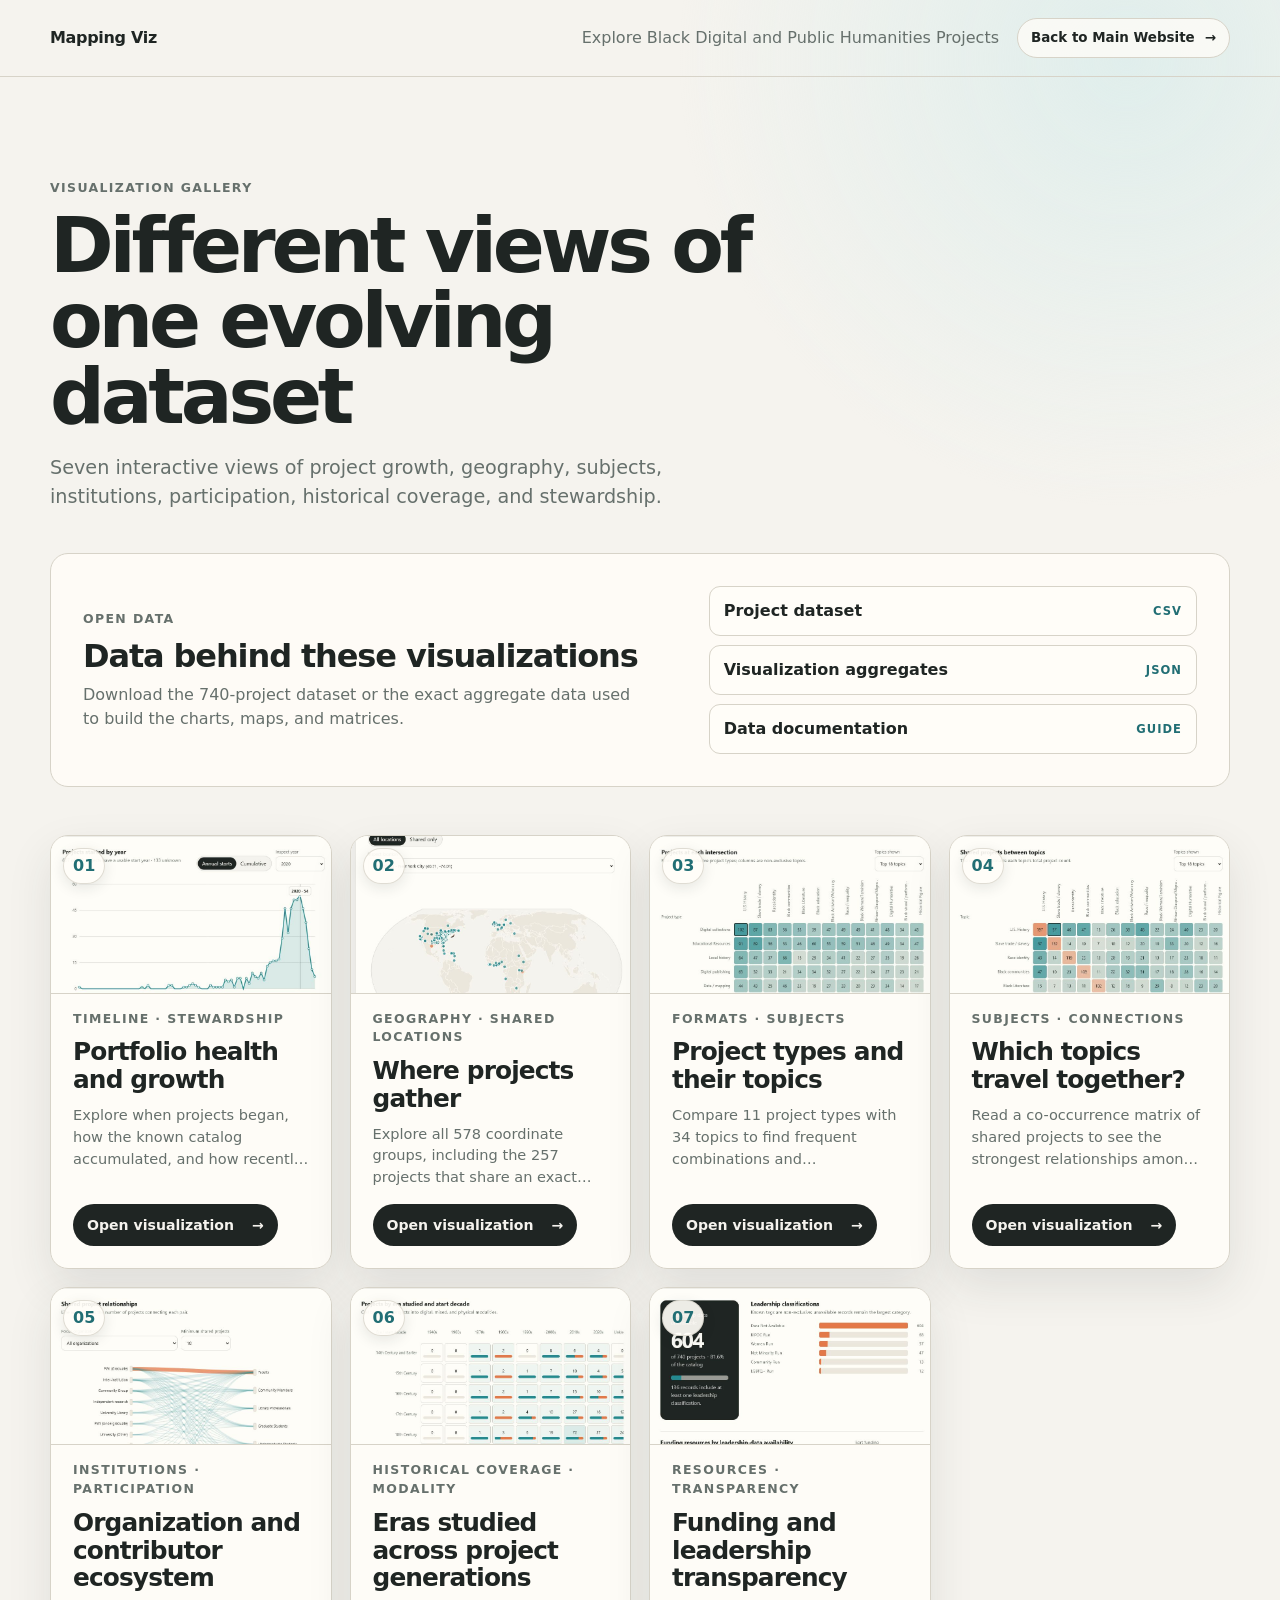
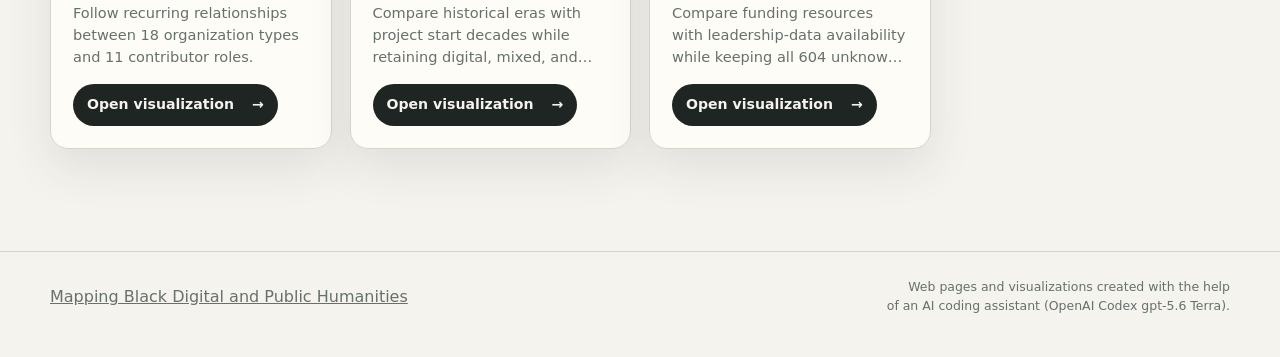
<file: index.html>
<!doctype html>
<html lang="en">
<head>
  <meta charset="utf-8">
  <meta name="viewport" content="width=device-width, initial-scale=1">
  <meta name="description" content="Interactive visualizations from the Mapping Black Digital and Public Humanities dataset.">
  <title>Mapping Viz</title>
  <link rel="stylesheet" href="assets/site.css?v=6">
</head>
<body>
  <header class="site-header">
    <div class="shell header-inner">
      <a class="brand" href="index.html" aria-current="page">Mapping Viz</a>
      <div class="header-context">
        <span class="header-note">Explore Black Digital and Public Humanities Projects</span>
        <a class="header-return" href="https://sites.lib.jmu.edu/mappingbdph/">
          Back to Main Website <span aria-hidden="true">&rarr;</span>
        </a>
      </div>
    </div>
  </header>

  <main class="shell gallery-main">
    <section class="gallery-intro" aria-labelledby="gallery-title">
      <p class="eyebrow">Visualization gallery</p>
      <h1 id="gallery-title">Different views of one evolving dataset</h1>
      <p>
        Seven interactive views of project growth, geography, subjects,
        institutions, participation, historical coverage, and stewardship.
      </p>
    </section>

    <section class="data-access" aria-labelledby="data-access-title">
      <div>
        <p class="eyebrow">Open data</p>
        <h2 id="data-access-title">Data behind these visualizations</h2>
        <p>
          Download the 740-project dataset or the exact aggregate data used to
          build the charts, maps, and matrices.
        </p>
      </div>
      <div class="data-links">
        <a class="data-link" href="data/mapping-bdph-projects.csv" download>
          <span>Project dataset</span><strong>CSV</strong>
        </a>
        <a class="data-link" href="data/mapping-visualization-aggregates.json" download>
          <span>Visualization aggregates</span><strong>JSON</strong>
        </a>
        <a class="data-link" href="data/data-documentation.html">
          <span>Data documentation</span><strong>Guide</strong>
        </a>
      </div>
    </section>

    <section class="gallery-grid" aria-label="Available visualizations">
      <article class="viz-card">
        <div class="card-preview">
          <img
            src="assets/thumbnails/portfolio-health-growth.png"
            alt="Line chart preview of projects started by year"
            width="866"
            height="480"
            loading="lazy"
            decoding="async"
          >
        </div>
        <div class="card-number" aria-hidden="true">01</div>
        <div class="card-content">
          <p class="eyebrow">Timeline &middot; stewardship</p>
          <h2>Portfolio health and growth</h2>
          <p>
            Explore when projects began, how the known catalog accumulated,
            and how recently projects were updated.
          </p>
        </div>
        <a class="button-link" href="visualizations/portfolio-health-growth/">
          Open visualization <span aria-hidden="true">&rarr;</span>
        </a>
      </article>

      <article class="viz-card">
        <div class="card-preview">
          <img
            src="assets/thumbnails/clustered-project-map.png"
            alt="World map preview showing clustered project locations"
            width="866"
            height="480"
            loading="lazy"
            decoding="async"
          >
        </div>
        <div class="card-number" aria-hidden="true">02</div>
        <div class="card-content">
          <p class="eyebrow">Geography &middot; shared locations</p>
          <h2>Where projects gather</h2>
          <p>
            Explore all 578 coordinate groups, including the 257 projects that
            share an exact point and the largest 12-project stack.
          </p>
        </div>
        <a class="button-link" href="visualizations/clustered-project-map/">
          Open visualization <span aria-hidden="true">&rarr;</span>
        </a>
      </article>

      <article class="viz-card">
        <div class="card-preview">
          <img
            src="assets/thumbnails/project-type-topic-heatmap.png"
            alt="Heatmap preview comparing project types and topics"
            width="866"
            height="480"
            loading="lazy"
            decoding="async"
          >
        </div>
        <div class="card-number" aria-hidden="true">03</div>
        <div class="card-content">
          <p class="eyebrow">Formats &middot; subjects</p>
          <h2>Project types and their topics</h2>
          <p>
            Compare 11 project types with 34 topics to find frequent
            combinations and comparatively quiet intersections.
          </p>
        </div>
        <a class="button-link" href="visualizations/project-type-topic-heatmap/">
          Open visualization <span aria-hidden="true">&rarr;</span>
        </a>
      </article>

      <article class="viz-card">
        <div class="card-preview">
          <img
            src="assets/thumbnails/topic-cooccurrence-matrix.png"
            alt="Matrix preview showing shared projects between topics"
            width="866"
            height="480"
            loading="lazy"
            decoding="async"
          >
        </div>
        <div class="card-number" aria-hidden="true">04</div>
        <div class="card-content">
          <p class="eyebrow">Subjects &middot; connections</p>
          <h2>Which topics travel together?</h2>
          <p>
            Read a co-occurrence matrix of shared projects to see the strongest
            relationships among the catalog's topic tags.
          </p>
        </div>
        <a class="button-link" href="visualizations/topic-cooccurrence-matrix/">
          Open visualization <span aria-hidden="true">&rarr;</span>
        </a>
      </article>

      <article class="viz-card">
        <div class="card-preview">
          <img
            src="assets/thumbnails/organization-contributor-ecosystem.png"
            alt="Network preview of shared organization and contributor relationships"
            width="866"
            height="478"
            loading="lazy"
            decoding="async"
          >
        </div>
        <div class="card-number" aria-hidden="true">05</div>
        <div class="card-content">
          <p class="eyebrow">Institutions &middot; participation</p>
          <h2>Organization and contributor ecosystem</h2>
          <p>
            Follow recurring relationships between 18 organization types and
            11 contributor roles.
          </p>
        </div>
        <a class="button-link" href="visualizations/organization-contributor-ecosystem/">
          Open visualization <span aria-hidden="true">&rarr;</span>
        </a>
      </article>

      <article class="viz-card">
        <div class="card-preview">
          <img
            src="assets/thumbnails/era-modality-decade-matrix.png"
            alt="Matrix preview comparing eras studied and project start decades"
            width="866"
            height="480"
            loading="lazy"
            decoding="async"
          >
        </div>
        <div class="card-number" aria-hidden="true">06</div>
        <div class="card-content">
          <p class="eyebrow">Historical coverage &middot; modality</p>
          <h2>Eras studied across project generations</h2>
          <p>
            Compare historical eras with project start decades while retaining
            digital, mixed, and physical modality in every cell.
          </p>
        </div>
        <a class="button-link" href="visualizations/era-modality-decade-matrix/">
          Open visualization <span aria-hidden="true">&rarr;</span>
        </a>
      </article>

      <article class="viz-card">
        <div class="card-preview">
          <img
            src="assets/thumbnails/funding-leadership-transparency.png"
            alt="Bar chart preview of leadership classification data"
            width="866"
            height="478"
            loading="lazy"
            decoding="async"
          >
        </div>
        <div class="card-number" aria-hidden="true">07</div>
        <div class="card-content">
          <p class="eyebrow">Resources &middot; transparency</p>
          <h2>Funding and leadership transparency</h2>
          <p>
            Compare funding resources with leadership-data availability while
            keeping all 604 unknown leadership records visible.
          </p>
        </div>
        <a class="button-link" href="visualizations/funding-leadership-transparency/">
          Open visualization <span aria-hidden="true">&rarr;</span>
        </a>
      </article>
    </section>
  </main>

  <footer class="site-footer">
    <div class="shell">
      <a href="https://sites.lib.jmu.edu/mappingbdh/">Mapping Black Digital and Public Humanities</a>
      <p class="footer-ai-note">Web pages and visualizations created with the help<br>of an AI coding assistant (OpenAI Codex gpt-5.6 Terra).</p>
    </div>
  </footer>
</body>
</html>
</file>
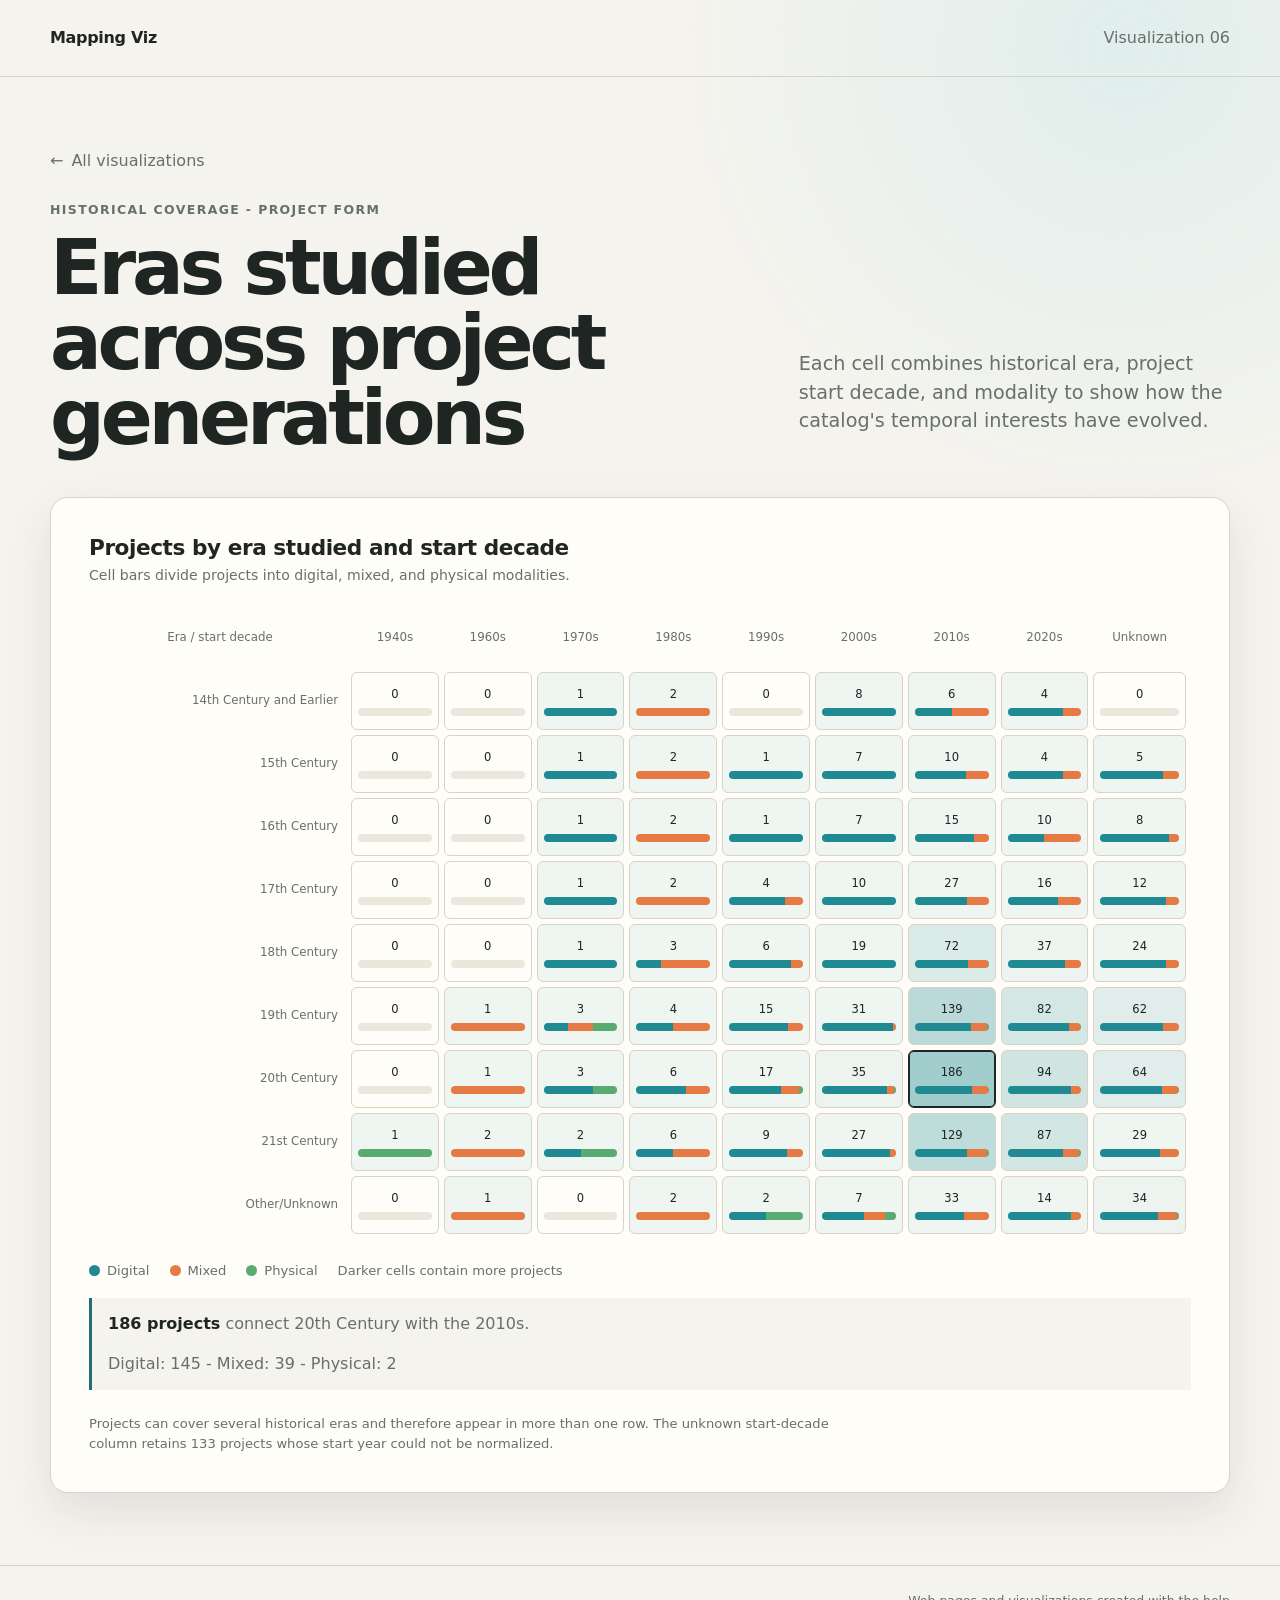
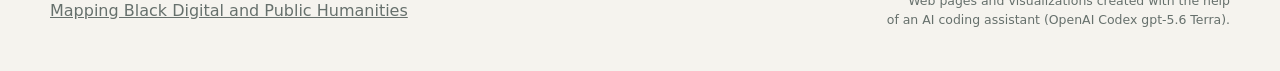
<file: visualizations/era-modality-decade-matrix/index.html>
<!doctype html>
<html lang="en">
<head>
  <meta charset="utf-8">
  <meta name="viewport" content="width=device-width, initial-scale=1">
  <meta name="description" content="Compare historical eras, project start decades, and modality across the Mapping catalog.">
  <title>Historical Era, Modality, and Start Decade - Mapping Viz</title>
  <link rel="stylesheet" href="../../assets/site.css?v=6">
</head>
<body>
  <header class="site-header">
    <div class="shell header-inner">
      <a class="brand" href="../../">Mapping Viz</a>
      <span class="header-note">Visualization 06</span>
    </div>
  </header>

  <main class="shell page-main">
    <a class="breadcrumb" href="../../"><span aria-hidden="true">&larr;</span> All visualizations</a>

    <section class="page-intro" aria-labelledby="page-title">
      <div>
        <p class="eyebrow">Historical coverage - project form</p>
        <h1 id="page-title">Eras studied across project generations</h1>
      </div>
      <p>
        Each cell combines historical era, project start decade, and modality
        to show how the catalog's temporal interests have evolved.
      </p>
    </section>

    <section class="app-panel" aria-label="Historical era by project start decade matrix">
      <div class="viz-heading">
        <h2>Projects by era studied and start decade</h2>
        <p class="chart-context">Cell bars divide projects into digital, mixed, and physical modalities.</p>
      </div>

      <div class="matrix-shell">
        <table class="era-table" id="era-matrix" aria-label="Historical era by start decade and modality"></table>
      </div>

      <div class="viz-legend" aria-label="Modality legend">
        <span class="legend-item"><span class="legend-dot" style="--legend-color: var(--series-1)"></span>Digital</span>
        <span class="legend-item"><span class="legend-dot" style="--legend-color: var(--series-2)"></span>Mixed</span>
        <span class="legend-item"><span class="legend-dot" style="--legend-color: var(--series-3)"></span>Physical</span>
        <span>Darker cells contain more projects</span>
      </div>

      <div class="viz-summary" id="era-detail" aria-live="polite"></div>
      <p class="data-note">
        Projects can cover several historical eras and therefore appear in more
        than one row. The unknown start-decade column retains 133 projects whose
        start year could not be normalized.
      </p>
    </section>
  </main>

  <footer class="site-footer">
    <div class="shell">
      <a href="https://sites.lib.jmu.edu/mappingbdh/">Mapping Black Digital and Public Humanities</a>
      <p class="footer-ai-note">Web pages and visualizations created with the help<br>of an AI coding assistant (OpenAI Codex gpt-5.6 Terra).</p>
    </div>
  </footer>

  <script type="module" src="app.js?v=2"></script>
</body>
</html>
</file>
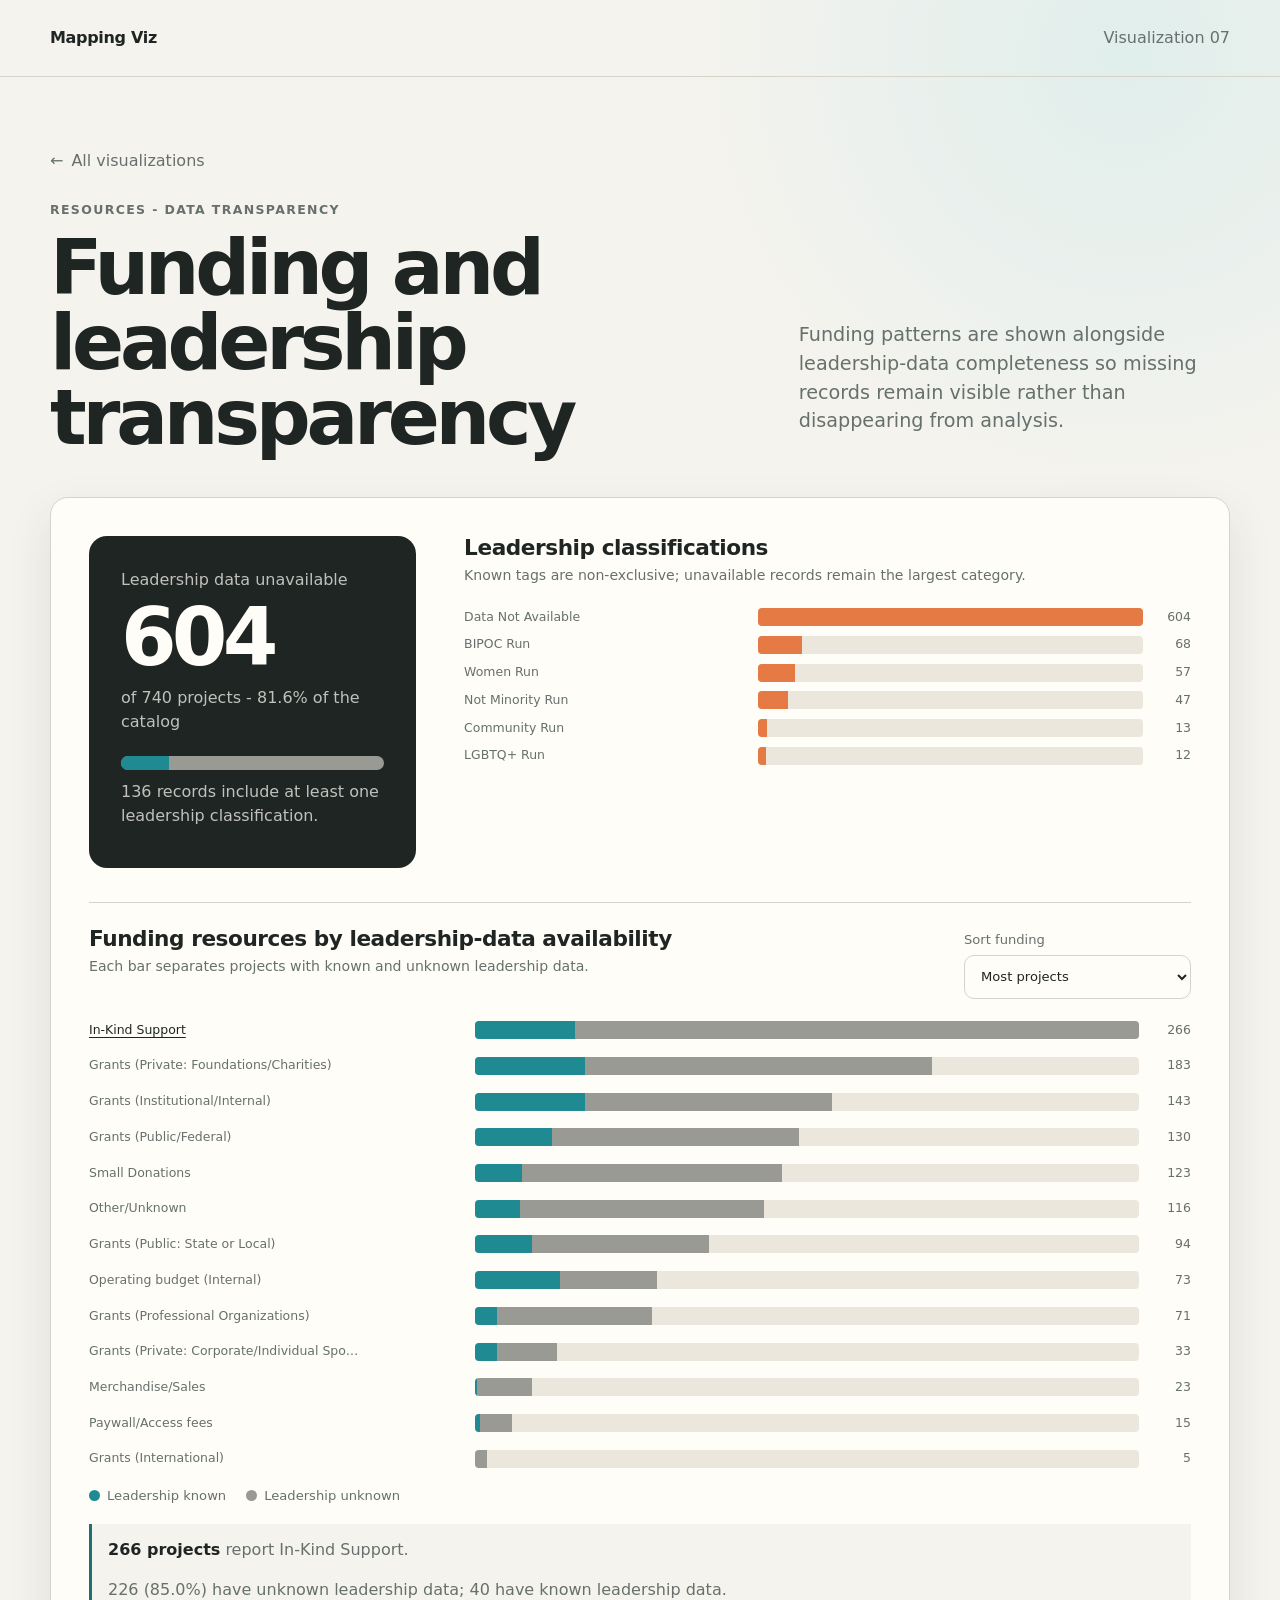
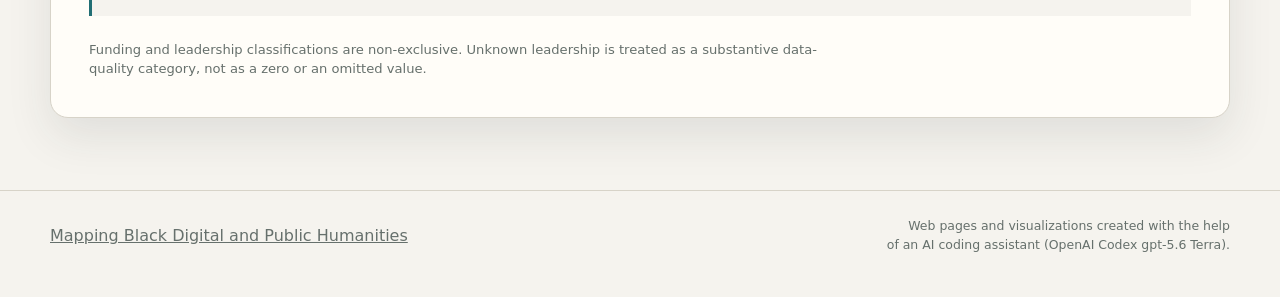
<file: visualizations/funding-leadership-transparency/index.html>
<!doctype html>
<html lang="en">
<head>
  <meta charset="utf-8">
  <meta name="viewport" content="width=device-width, initial-scale=1">
  <meta name="description" content="Explore funding patterns while preserving unknown leadership records in the Mapping catalog.">
  <title>Funding and Leadership Transparency - Mapping Viz</title>
  <link rel="stylesheet" href="../../assets/site.css?v=6">
</head>
<body>
  <header class="site-header">
    <div class="shell header-inner">
      <a class="brand" href="../../">Mapping Viz</a>
      <span class="header-note">Visualization 07</span>
    </div>
  </header>

  <main class="shell page-main">
    <a class="breadcrumb" href="../../"><span aria-hidden="true">&larr;</span> All visualizations</a>

    <section class="page-intro" aria-labelledby="page-title">
      <div>
        <p class="eyebrow">Resources - data transparency</p>
        <h1 id="page-title">Funding and leadership transparency</h1>
      </div>
      <p>
        Funding patterns are shown alongside leadership-data completeness so
        missing records remain visible rather than disappearing from analysis.
      </p>
    </section>

    <section class="app-panel" aria-label="Funding and leadership transparency dashboard">
      <div class="transparency-layout">
        <div class="transparency-callout">
          <p>Leadership data unavailable</p>
          <strong>604</strong>
          <p>of 740 projects - 81.6% of the catalog</p>
          <div class="completeness-bar" aria-label="136 known and 604 unknown leadership records">
            <span class="completeness-known" id="known-completeness"></span>
          </div>
          <p>136 records include at least one leadership classification.</p>
        </div>

        <div>
          <div class="viz-heading">
            <h2>Leadership classifications</h2>
            <p class="chart-context">Known tags are non-exclusive; unavailable records remain the largest category.</p>
          </div>
          <div class="leadership-bars" id="leadership-bars"></div>
        </div>
      </div>

      <hr class="section-divider">

      <div class="viz-toolbar">
        <div class="viz-heading">
          <h2>Funding resources by leadership-data availability</h2>
          <p class="chart-context">Each bar separates projects with known and unknown leadership data.</p>
        </div>
        <label class="field" for="funding-sort">
          Sort funding
          <select id="funding-sort">
            <option value="total">Most projects</option>
            <option value="unknown">Highest unknown share</option>
          </select>
        </label>
      </div>

      <div class="funding-bars" id="funding-bars"></div>
      <div class="viz-legend">
        <span class="legend-item"><span class="legend-dot" style="--legend-color: var(--series-1)"></span>Leadership known</span>
        <span class="legend-item"><span class="legend-dot" style="--legend-color: var(--series-5)"></span>Leadership unknown</span>
      </div>

      <div class="viz-summary" id="funding-detail" aria-live="polite"></div>
      <p class="data-note">
        Funding and leadership classifications are non-exclusive. Unknown
        leadership is treated as a substantive data-quality category, not as a
        zero or an omitted value.
      </p>
    </section>
  </main>

  <footer class="site-footer">
    <div class="shell">
      <a href="https://sites.lib.jmu.edu/mappingbdh/">Mapping Black Digital and Public Humanities</a>
      <p class="footer-ai-note">Web pages and visualizations created with the help<br>of an AI coding assistant (OpenAI Codex gpt-5.6 Terra).</p>
    </div>
  </footer>

  <script type="module" src="app.js"></script>
</body>
</html>
</file>
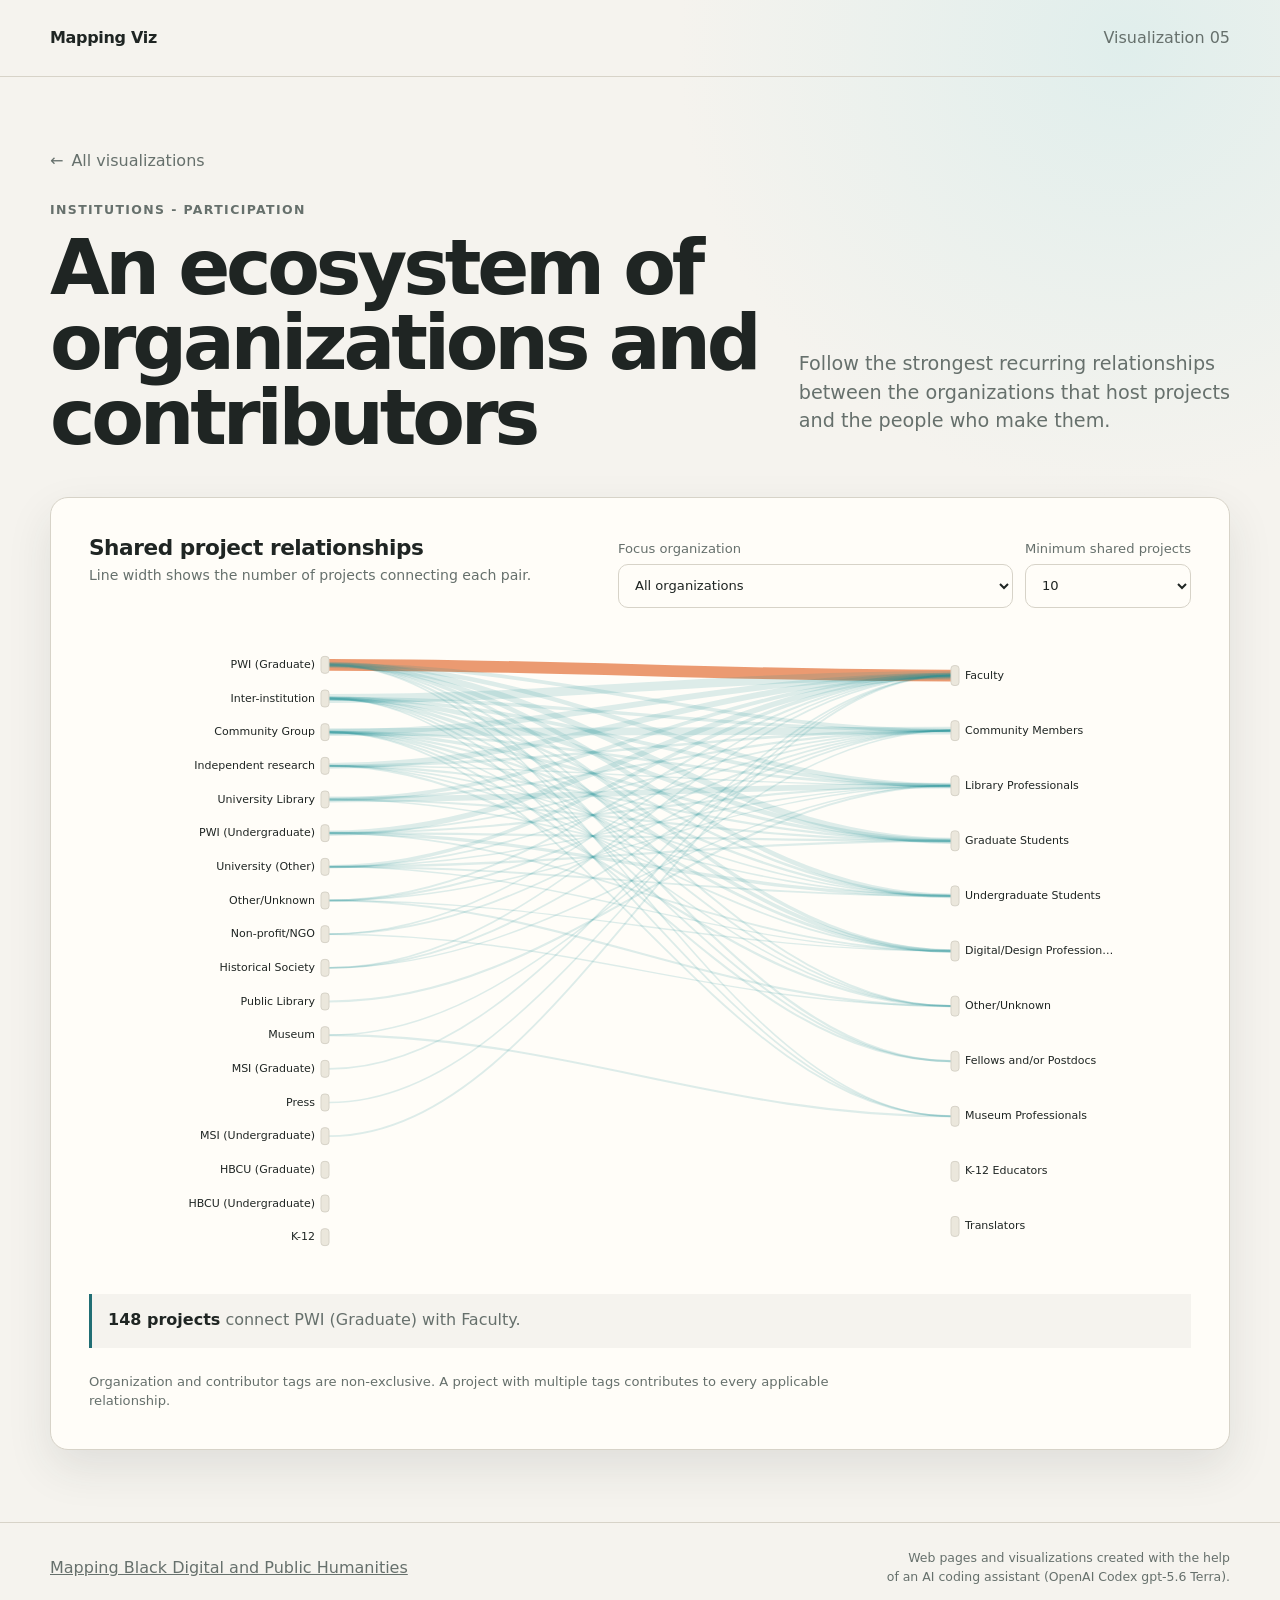
<file: visualizations/organization-contributor-ecosystem/index.html>
<!doctype html>
<html lang="en">
<head>
  <meta charset="utf-8">
  <meta name="viewport" content="width=device-width, initial-scale=1">
  <meta name="description" content="Explore relationships between Mapping organization types and contributor roles.">
  <title>Organization and Contributor Ecosystem - Mapping Viz</title>
  <link rel="stylesheet" href="../../assets/site.css?v=6">
</head>
<body>
  <header class="site-header">
    <div class="shell header-inner">
      <a class="brand" href="../../">Mapping Viz</a>
      <span class="header-note">Visualization 05</span>
    </div>
  </header>

  <main class="shell page-main">
    <a class="breadcrumb" href="../../"><span aria-hidden="true">&larr;</span> All visualizations</a>

    <section class="page-intro" aria-labelledby="page-title">
      <div>
        <p class="eyebrow">Institutions - participation</p>
        <h1 id="page-title">An ecosystem of organizations and contributors</h1>
      </div>
      <p>
        Follow the strongest recurring relationships between the organizations
        that host projects and the people who make them.
      </p>
    </section>

    <section class="app-panel" aria-label="Organization and contributor ecosystem">
      <div class="viz-toolbar">
        <div class="viz-heading">
          <h2>Shared project relationships</h2>
          <p class="chart-context">Line width shows the number of projects connecting each pair.</p>
        </div>
        <div class="viz-controls">
          <label class="field" for="organization-focus">
            Focus organization
            <select id="organization-focus">
              <option value="all">All organizations</option>
            </select>
          </label>
          <label class="field" for="minimum-count">
            Minimum shared projects
            <select id="minimum-count">
              <option value="5">5</option>
              <option value="10" selected>10</option>
              <option value="20">20</option>
            </select>
          </label>
        </div>
      </div>

      <div class="chart-wrap">
        <svg class="ecosystem-chart" id="ecosystem-chart" role="img" aria-labelledby="ecosystem-title ecosystem-description">
          <title id="ecosystem-title">Organization types connected to contributor roles</title>
          <desc id="ecosystem-description">A bipartite network connects organization types on the left with contributor roles on the right.</desc>
        </svg>
      </div>

      <div class="viz-summary" id="ecosystem-detail" aria-live="polite"></div>
      <p class="data-note">
        Organization and contributor tags are non-exclusive. A project with
        multiple tags contributes to every applicable relationship.
      </p>
    </section>
  </main>

  <footer class="site-footer">
    <div class="shell">
      <a href="https://sites.lib.jmu.edu/mappingbdh/">Mapping Black Digital and Public Humanities</a>
      <p class="footer-ai-note">Web pages and visualizations created with the help<br>of an AI coding assistant (OpenAI Codex gpt-5.6 Terra).</p>
    </div>
  </footer>

  <script type="module" src="app.js"></script>
</body>
</html>
</file>
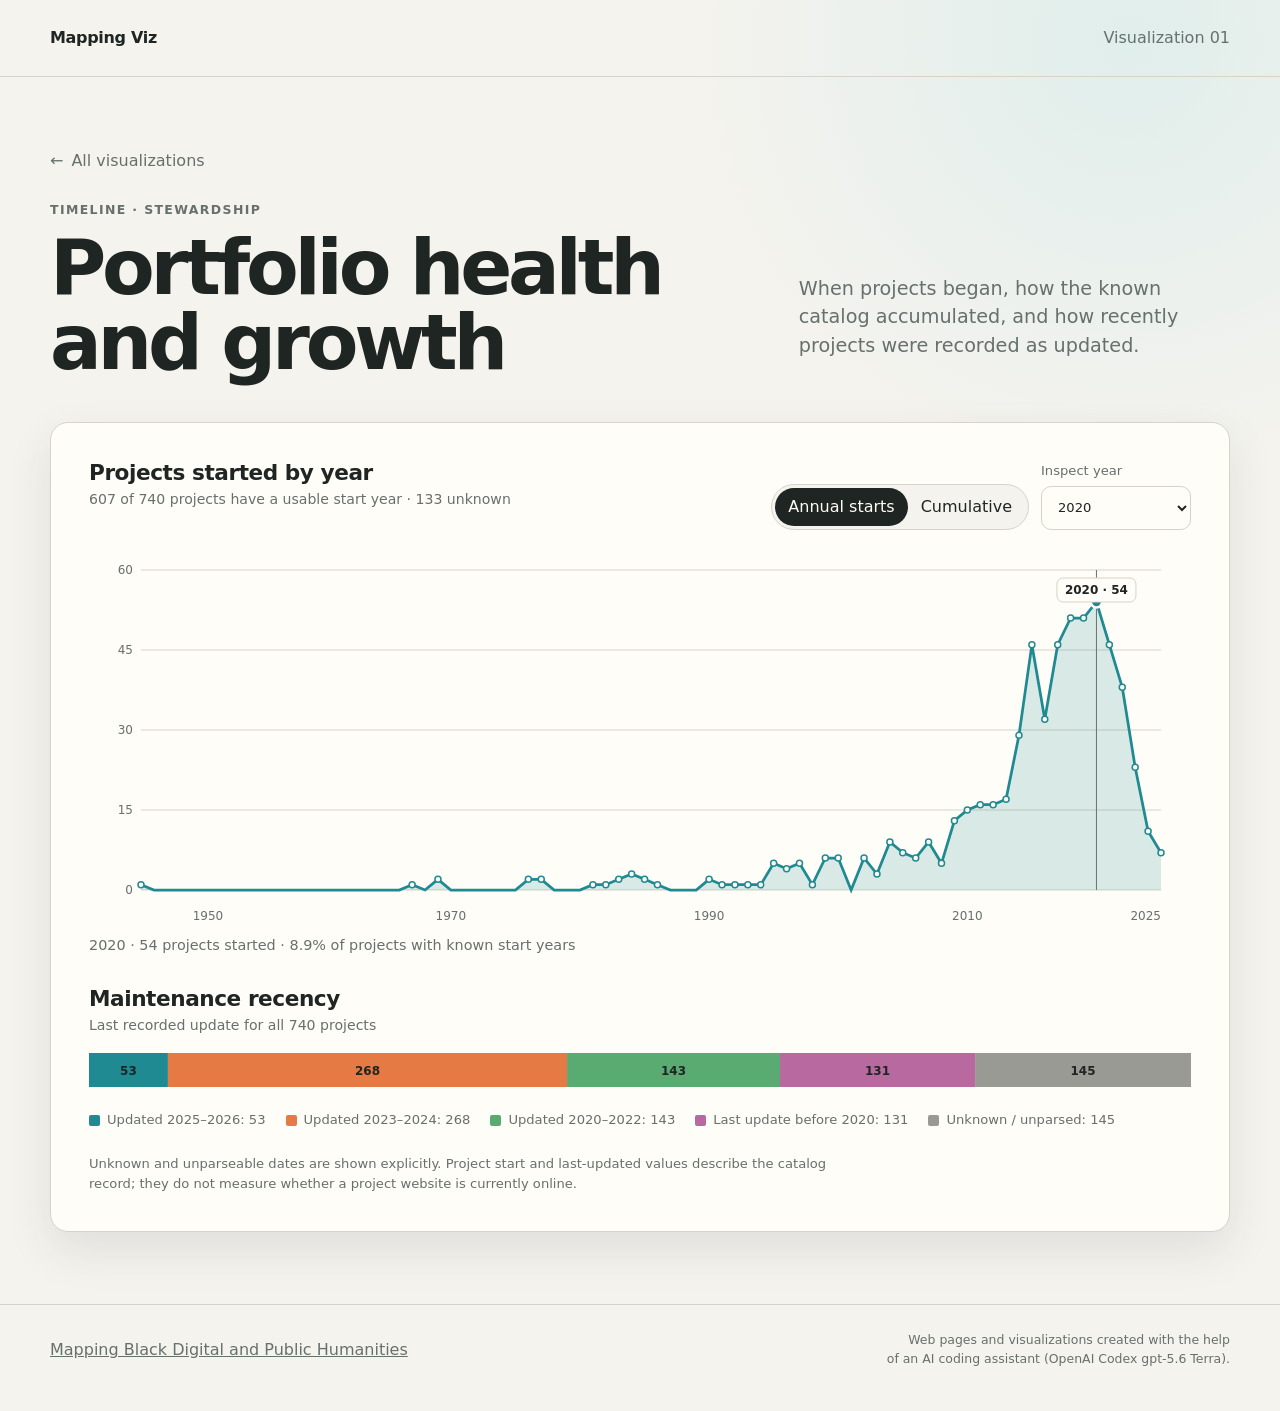
<file: visualizations/portfolio-health-growth/index.html>
<!doctype html>
<html lang="en">
<head>
  <meta charset="utf-8">
  <meta name="viewport" content="width=device-width, initial-scale=1">
  <meta name="description" content="Explore project starts, cumulative catalog growth, and maintenance recency.">
  <title>Portfolio Health and Growth · Mapping Viz</title>
  <link rel="stylesheet" href="../../assets/site.css?v=6">
</head>
<body>
  <header class="site-header">
    <div class="shell header-inner">
      <a class="brand" href="../../">Mapping Viz</a>
      <span class="header-note">Visualization 01</span>
    </div>
  </header>

  <main class="shell page-main">
    <a class="breadcrumb" href="../../"><span aria-hidden="true">←</span> All visualizations</a>

    <section class="page-intro" aria-labelledby="page-title">
      <div>
        <p class="eyebrow">Timeline · stewardship</p>
        <h1 id="page-title">Portfolio health and growth</h1>
      </div>
      <p>
        When projects began, how the known catalog accumulated, and how recently
        projects were recorded as updated.
      </p>
    </section>

    <section class="app-panel" aria-label="Interactive portfolio timeline">
      <div class="chart-toolbar">
        <div class="chart-heading">
          <div>
            <h2 id="metric-label">Projects started by year</h2>
            <p class="chart-context">607 of 740 projects have a usable start year · 133 unknown</p>
          </div>
        </div>

        <div class="controls" aria-label="Timeline controls">
          <div class="mode-group" aria-label="Measure">
            <button class="mode-button" id="annual-button" type="button" aria-pressed="true">Annual starts</button>
            <button class="mode-button" id="cumulative-button" type="button" aria-pressed="false">Cumulative</button>
          </div>
          <label class="field" for="year-select">
            Inspect year
            <select id="year-select"></select>
          </label>
        </div>
      </div>

      <div class="chart-wrap">
        <svg class="timeline-chart" id="timeline-chart" role="img" aria-labelledby="chart-title chart-description">
          <title id="chart-title">Projects started by year</title>
          <desc id="chart-description">Annual project starts from 1946 through 2025, peaking at 54 projects in 2020.</desc>
        </svg>
        <div class="tooltip" id="chart-tooltip" role="status"></div>
      </div>

      <p class="chart-detail" id="chart-detail" aria-live="polite"></p>

      <div class="recency-heading">
        <div>
          <h2>Maintenance recency</h2>
          <p class="chart-context">Last recorded update for all 740 projects</p>
        </div>
      </div>
      <svg class="recency-chart" id="recency-chart" role="img" aria-label="Stacked bar showing project maintenance recency"></svg>
      <div class="recency-legend" id="recency-legend" aria-label="Maintenance recency legend"></div>

      <p class="data-note">
        Unknown and unparseable dates are shown explicitly. Project start and
        last-updated values describe the catalog record; they do not measure
        whether a project website is currently online.
      </p>
    </section>
  </main>

  <footer class="site-footer">
    <div class="shell">
      <a href="https://sites.lib.jmu.edu/mappingbdh/">Mapping Black Digital and Public Humanities</a>
      <p class="footer-ai-note">Web pages and visualizations created with the help<br>of an AI coding assistant (OpenAI Codex gpt-5.6 Terra).</p>
    </div>
  </footer>

  <script type="module" src="app.js"></script>
</body>
</html>
</file>
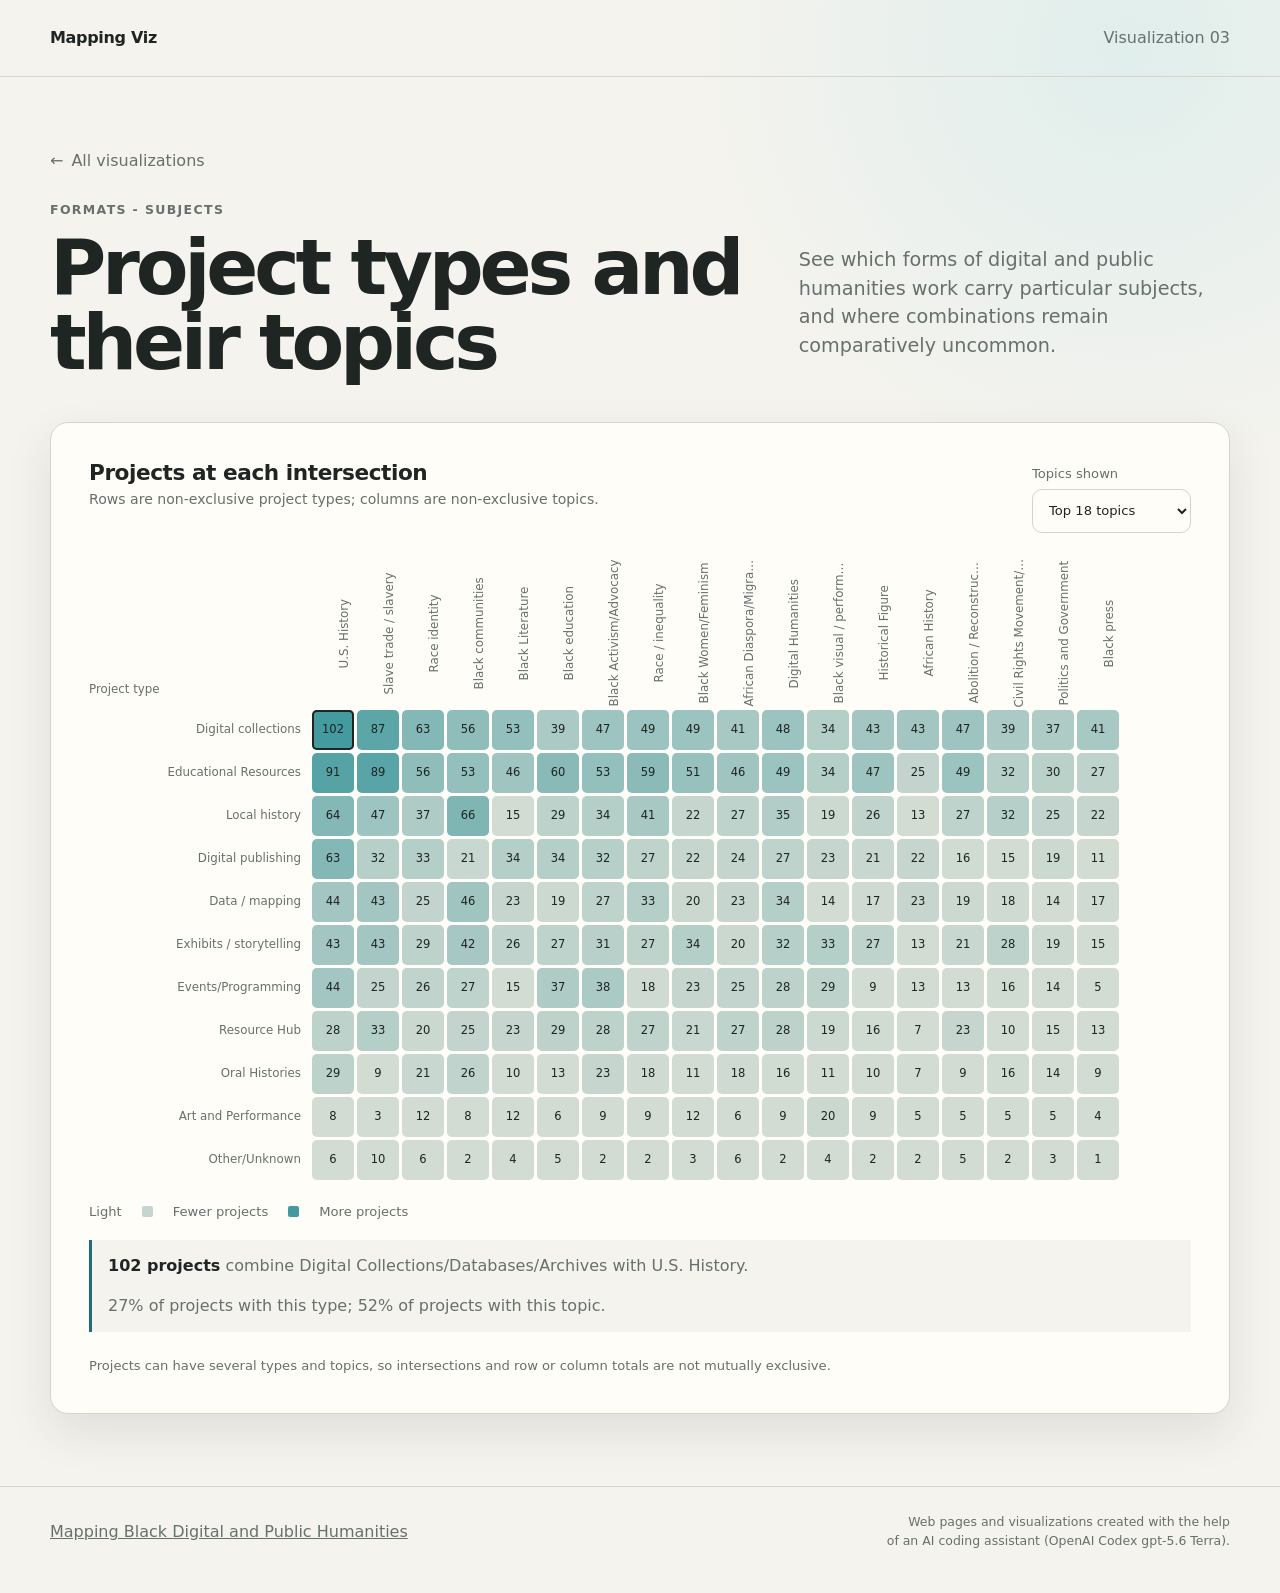
<file: visualizations/project-type-topic-heatmap/index.html>
<!doctype html>
<html lang="en">
<head>
  <meta charset="utf-8">
  <meta name="viewport" content="width=device-width, initial-scale=1">
  <meta name="description" content="Compare Mapping project types with the topics they cover.">
  <title>Project Types and Topics - Mapping Viz</title>
  <link rel="stylesheet" href="../../assets/site.css?v=6">
</head>
<body>
  <header class="site-header">
    <div class="shell header-inner">
      <a class="brand" href="../../">Mapping Viz</a>
      <span class="header-note">Visualization 03</span>
    </div>
  </header>

  <main class="shell page-main">
    <a class="breadcrumb" href="../../"><span aria-hidden="true">&larr;</span> All visualizations</a>

    <section class="page-intro" aria-labelledby="page-title">
      <div>
        <p class="eyebrow">Formats - subjects</p>
        <h1 id="page-title">Project types and their topics</h1>
      </div>
      <p>
        See which forms of digital and public humanities work carry particular
        subjects, and where combinations remain comparatively uncommon.
      </p>
    </section>

    <section class="app-panel" aria-label="Project type by topic heatmap">
      <div class="viz-toolbar">
        <div class="viz-heading">
          <h2>Projects at each intersection</h2>
          <p class="chart-context">Rows are non-exclusive project types; columns are non-exclusive topics.</p>
        </div>
        <label class="field" for="topic-scope">
          Topics shown
          <select id="topic-scope">
            <option value="18">Top 18 topics</option>
            <option value="34">All 34 topics</option>
          </select>
        </label>
      </div>

      <div class="matrix-shell">
        <div class="matrix-grid" id="type-topic-grid" role="group" aria-label="Project type by topic counts"></div>
      </div>

      <div class="viz-legend">
        <span>Light</span>
        <span class="legend-swatch" style="background: color-mix(in srgb, var(--series-1) 18%, var(--surface-strong))"></span>
        <span>Fewer projects</span>
        <span class="legend-swatch" style="background: color-mix(in srgb, var(--series-1) 82%, var(--surface-strong))"></span>
        <span>More projects</span>
      </div>

      <div class="viz-summary" id="heatmap-detail" aria-live="polite"></div>
      <p class="data-note">
        Projects can have several types and topics, so intersections and row or
        column totals are not mutually exclusive.
      </p>
    </section>
  </main>

  <footer class="site-footer">
    <div class="shell">
      <a href="https://sites.lib.jmu.edu/mappingbdh/">Mapping Black Digital and Public Humanities</a>
      <p class="footer-ai-note">Web pages and visualizations created with the help<br>of an AI coding assistant (OpenAI Codex gpt-5.6 Terra).</p>
    </div>
  </footer>

  <script type="module" src="app.js"></script>
</body>
</html>
</file>
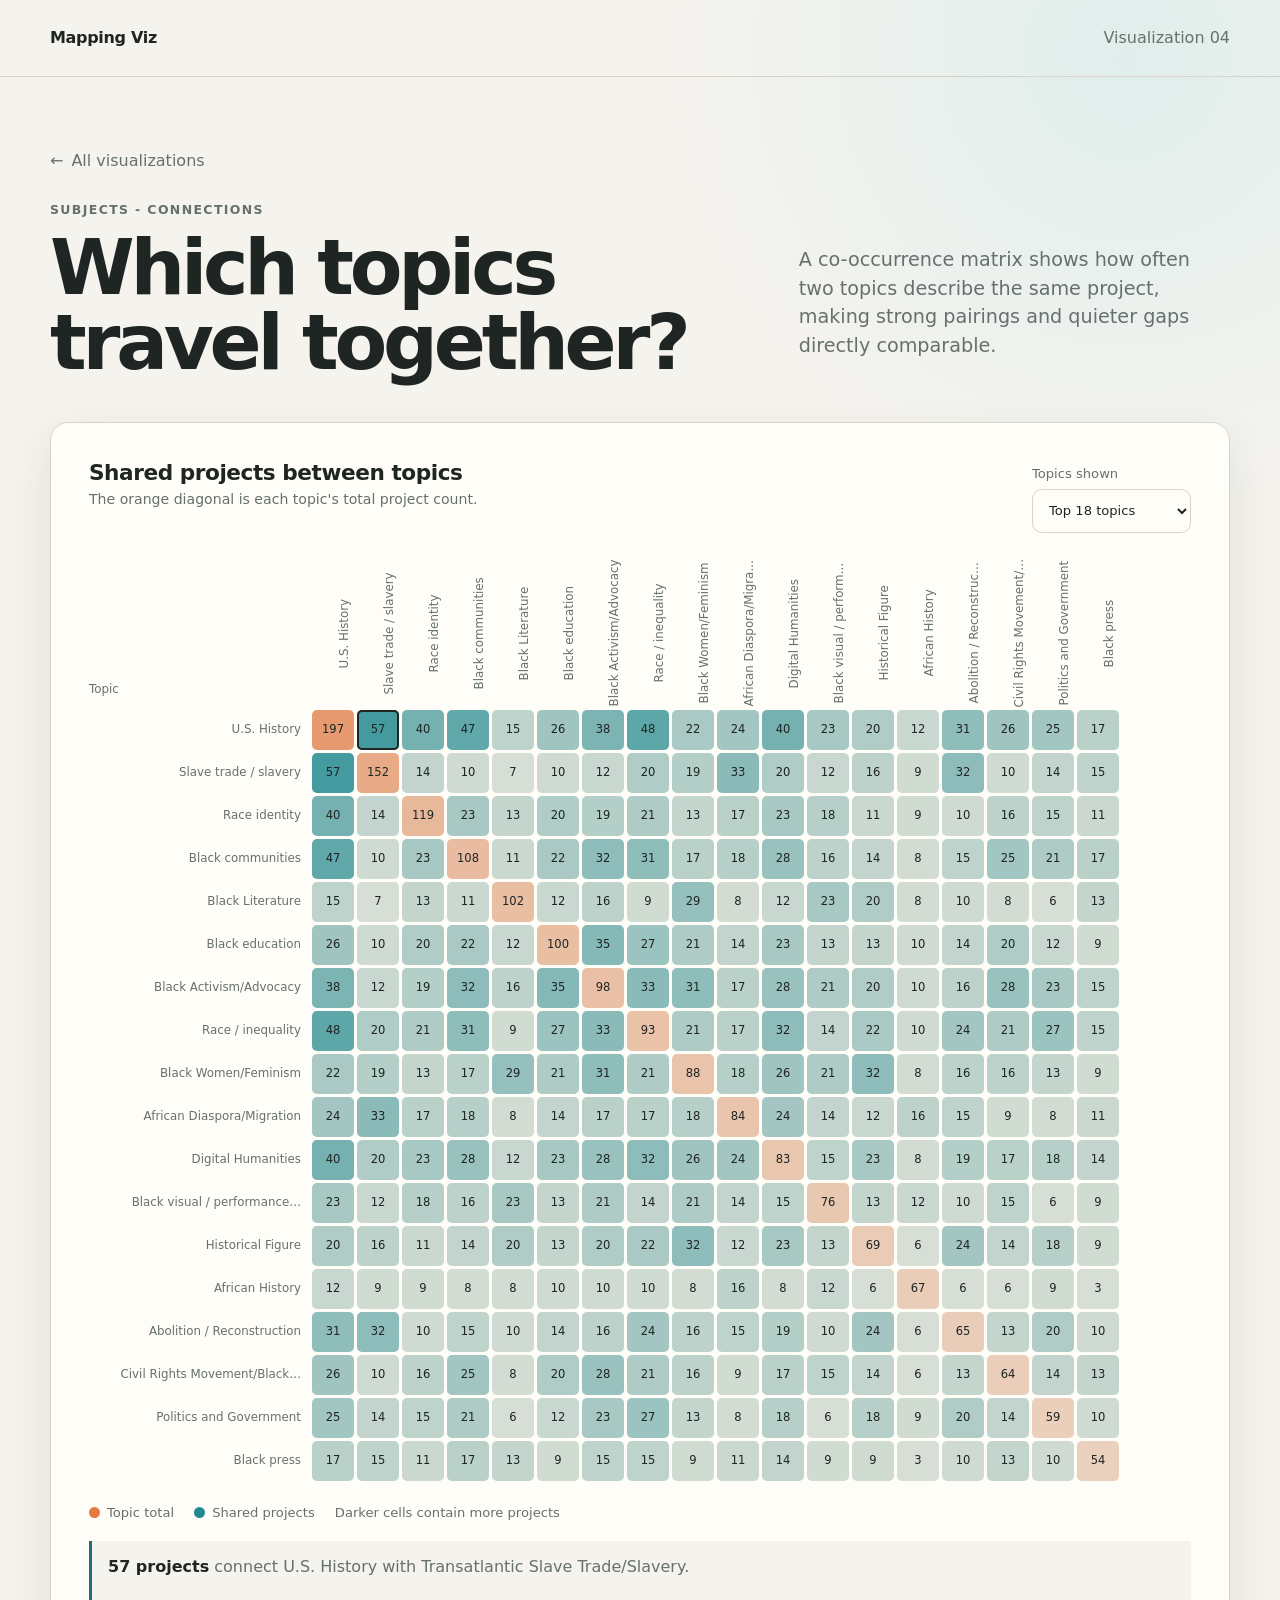
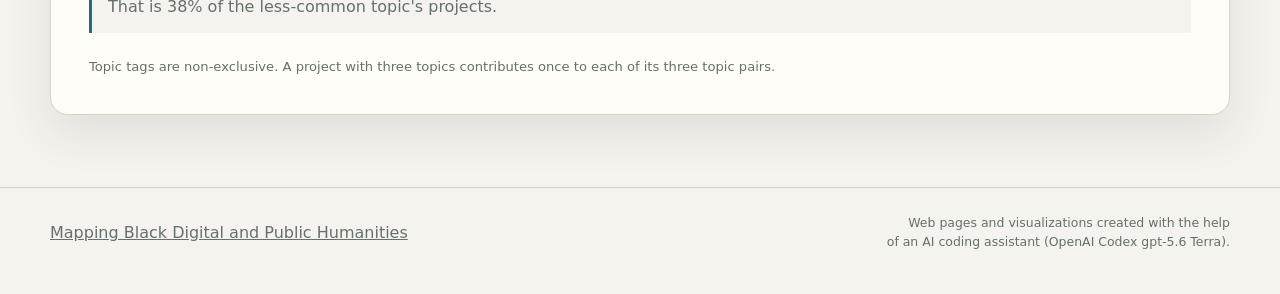
<file: visualizations/topic-cooccurrence-matrix/index.html>
<!doctype html>
<html lang="en">
<head>
  <meta charset="utf-8">
  <meta name="viewport" content="width=device-width, initial-scale=1">
  <meta name="description" content="Explore which Mapping topics appear together in the same projects.">
  <title>Topic Connections - Mapping Viz</title>
  <link rel="stylesheet" href="../../assets/site.css?v=6">
</head>
<body>
  <header class="site-header">
    <div class="shell header-inner">
      <a class="brand" href="../../">Mapping Viz</a>
      <span class="header-note">Visualization 04</span>
    </div>
  </header>

  <main class="shell page-main">
    <a class="breadcrumb" href="../../"><span aria-hidden="true">&larr;</span> All visualizations</a>

    <section class="page-intro" aria-labelledby="page-title">
      <div>
        <p class="eyebrow">Subjects - connections</p>
        <h1 id="page-title">Which topics travel together?</h1>
      </div>
      <p>
        A co-occurrence matrix shows how often two topics describe the same
        project, making strong pairings and quieter gaps directly comparable.
      </p>
    </section>

    <section class="app-panel" aria-label="Topic co-occurrence matrix">
      <div class="viz-toolbar">
        <div class="viz-heading">
          <h2>Shared projects between topics</h2>
          <p class="chart-context">The orange diagonal is each topic's total project count.</p>
        </div>
        <label class="field" for="matrix-scope">
          Topics shown
          <select id="matrix-scope">
            <option value="18">Top 18 topics</option>
            <option value="34">All 34 topics</option>
          </select>
        </label>
      </div>

      <div class="matrix-shell">
        <div class="matrix-grid" id="topic-matrix" role="group" aria-label="Topic co-occurrence counts"></div>
      </div>

      <div class="viz-legend">
        <span class="legend-item"><span class="legend-dot" style="--legend-color: var(--series-2)"></span>Topic total</span>
        <span class="legend-item"><span class="legend-dot" style="--legend-color: var(--series-1)"></span>Shared projects</span>
        <span>Darker cells contain more projects</span>
      </div>

      <div class="viz-summary" id="topic-detail" aria-live="polite"></div>
      <p class="data-note">
        Topic tags are non-exclusive. A project with three topics contributes
        once to each of its three topic pairs.
      </p>
    </section>
  </main>

  <footer class="site-footer">
    <div class="shell">
      <a href="https://sites.lib.jmu.edu/mappingbdh/">Mapping Black Digital and Public Humanities</a>
      <p class="footer-ai-note">Web pages and visualizations created with the help<br>of an AI coding assistant (OpenAI Codex gpt-5.6 Terra).</p>
    </div>
  </footer>

  <script type="module" src="app.js"></script>
</body>
</html>
</file>
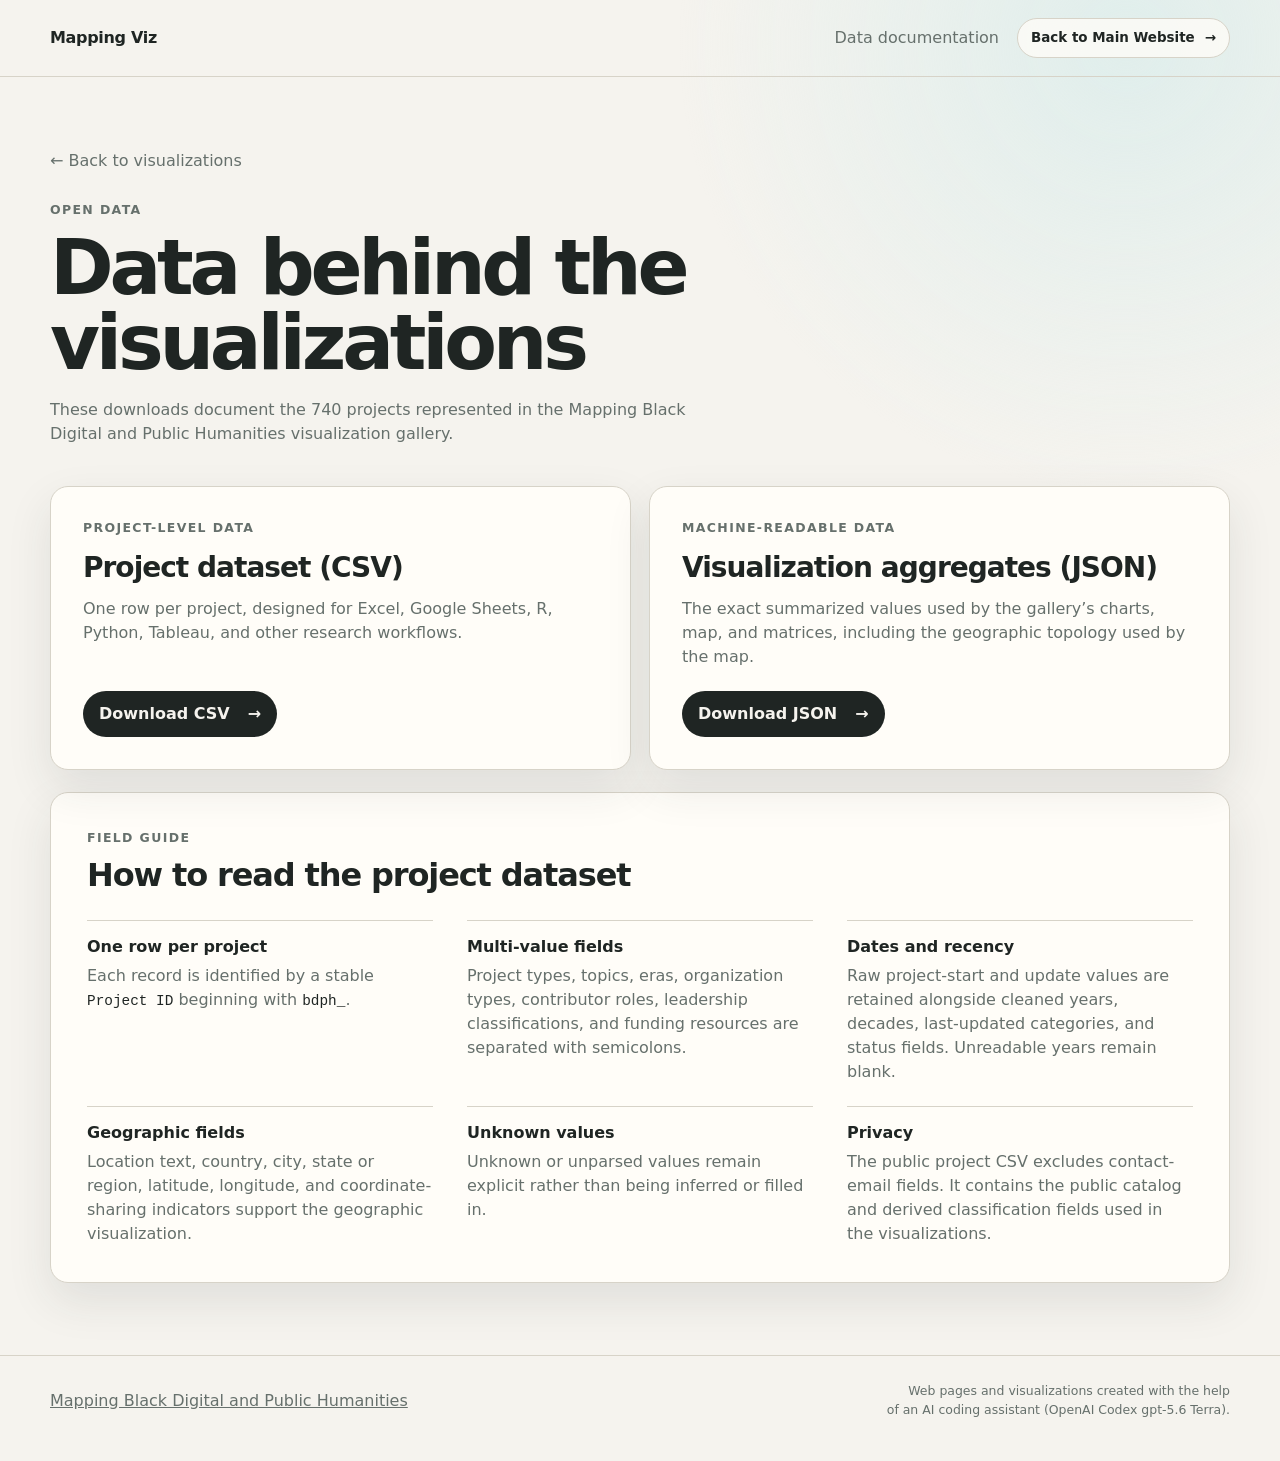
<file: data/data-documentation.html>
<!doctype html>
<html lang="en">
<head>
  <meta charset="utf-8">
  <meta name="viewport" content="width=device-width, initial-scale=1">
  <meta name="description" content="Documentation for the Mapping Black Digital and Public Humanities visualization data downloads.">
  <title>Data documentation | Mapping Viz</title>
  <link rel="stylesheet" href="../assets/site.css?v=6">
</head>
<body>
  <header class="site-header">
    <div class="shell header-inner">
      <a class="brand" href="../index.html">Mapping Viz</a>
      <div class="header-context">
        <span class="header-note">Data documentation</span>
        <a class="header-return" href="https://sites.lib.jmu.edu/mappingbdph/">
          Back to Main Website <span aria-hidden="true">&rarr;</span>
        </a>
      </div>
    </div>
  </header>

  <main class="shell data-main">
    <a class="breadcrumb" href="../index.html">&larr; Back to visualizations</a>

    <section class="data-intro" aria-labelledby="data-title">
      <p class="eyebrow">Open data</p>
      <h1 id="data-title">Data behind the visualizations</h1>
      <p>
        These downloads document the 740 projects represented in the Mapping
        Black Digital and Public Humanities visualization gallery.
      </p>
    </section>

    <section class="data-doc-grid" aria-label="Available data downloads">
      <article class="data-info-card">
        <p class="eyebrow">Project-level data</p>
        <h2>Project dataset (CSV)</h2>
        <p>
          One row per project, designed for Excel, Google Sheets, R, Python,
          Tableau, and other research workflows.
        </p>
        <a class="button-link" href="mapping-bdph-projects.csv" download>
          Download CSV <span aria-hidden="true">&rarr;</span>
        </a>
      </article>

      <article class="data-info-card">
        <p class="eyebrow">Machine-readable data</p>
        <h2>Visualization aggregates (JSON)</h2>
        <p>
          The exact summarized values used by the gallery’s charts, map, and
          matrices, including the geographic topology used by the map.
        </p>
        <a class="button-link" href="mapping-visualization-aggregates.json" download>
          Download JSON <span aria-hidden="true">&rarr;</span>
        </a>
      </article>
    </section>

    <section class="data-fields" aria-labelledby="field-guide-title">
      <p class="eyebrow">Field guide</p>
      <h2 id="field-guide-title">How to read the project dataset</h2>
      <dl class="data-definition-list">
        <div>
          <dt>One row per project</dt>
          <dd>Each record is identified by a stable <code>Project ID</code> beginning with <code>bdph_</code>.</dd>
        </div>
        <div>
          <dt>Multi-value fields</dt>
          <dd>Project types, topics, eras, organization types, contributor roles, leadership classifications, and funding resources are separated with semicolons.</dd>
        </div>
        <div>
          <dt>Dates and recency</dt>
          <dd>Raw project-start and update values are retained alongside cleaned years, decades, last-updated categories, and status fields. Unreadable years remain blank.</dd>
        </div>
        <div>
          <dt>Geographic fields</dt>
          <dd>Location text, country, city, state or region, latitude, longitude, and coordinate-sharing indicators support the geographic visualization.</dd>
        </div>
        <div>
          <dt>Unknown values</dt>
          <dd>Unknown or unparsed values remain explicit rather than being inferred or filled in.</dd>
        </div>
        <div>
          <dt>Privacy</dt>
          <dd>The public project CSV excludes contact-email fields. It contains the public catalog and derived classification fields used in the visualizations.</dd>
        </div>
      </dl>
    </section>
  </main>

  <footer class="site-footer">
    <div class="shell">
      <a href="https://sites.lib.jmu.edu/mappingbdh/">Mapping Black Digital and Public Humanities</a>
      <p class="footer-ai-note">Web pages and visualizations created with the help<br>of an AI coding assistant (OpenAI Codex gpt-5.6 Terra).</p>
    </div>
  </footer>
</body>
</html>
</file>
<file: assets/site.css>
:root {
  color-scheme: light;
  --background: #f5f3ee;
  --surface: #fffdf8;
  --surface-strong: #ebe7dc;
  --foreground: #1f2523;
  --muted: #66706c;
  --border: #d7d3c8;
  --accent: #216e74;
  --accent-strong: #164d52;
  --accent-soft: #d7eceb;
  --series-1: #1f8a91;
  --series-2: #e57a44;
  --series-3: #5aab72;
  --series-4: #b8699f;
  --series-5: #9a9a94;
  --focus: #0c646c;
  --shadow: 0 18px 45px rgb(43 50 47 / 10%);
  --radius: 18px;
  --shell: 1180px;
  font-family: Inter, ui-sans-serif, system-ui, -apple-system, BlinkMacSystemFont, "Segoe UI", sans-serif;
}

* {
  box-sizing: border-box;
}

html {
  min-width: 320px;
  background: var(--background);
}

body {
  min-height: 100vh;
  margin: 0;
  background:
    radial-gradient(circle at 88% 3%, color-mix(in srgb, var(--accent-soft) 70%, transparent), transparent 28rem),
    var(--background);
  color: var(--foreground);
  line-height: 1.5;
}

a {
  color: inherit;
}

button,
select {
  font: inherit;
}

button,
a,
select {
  outline-offset: 3px;
}

:focus-visible {
  outline: 3px solid var(--focus);
}

.shell {
  width: min(calc(100% - 40px), var(--shell));
  margin-inline: auto;
}

.site-header {
  border-bottom: 1px solid var(--border);
}

.header-inner {
  display: flex;
  align-items: center;
  justify-content: space-between;
  gap: 20px;
  min-height: 76px;
}

.brand {
  flex: 0 0 auto;
  font-weight: 750;
  letter-spacing: -0.02em;
  text-decoration: none;
}

.header-context {
  display: flex;
  align-items: center;
  justify-content: flex-end;
  gap: 12px 18px;
}

.header-note,
.eyebrow,
.meta,
.site-footer,
.chart-context,
.chart-detail {
  color: var(--muted);
}

.header-note {
  text-align: right;
}

.header-return {
  display: inline-flex;
  align-items: center;
  gap: 10px;
  flex: 0 0 auto;
  min-height: 40px;
  padding: 7px 13px;
  border: 1px solid var(--border);
  border-radius: 999px;
  background: color-mix(in srgb, var(--surface) 78%, transparent);
  color: var(--foreground);
  font-size: 0.84rem;
  font-weight: 700;
  text-decoration: none;
}

.header-return:hover {
  border-color: var(--accent);
  background: var(--accent-soft);
  color: var(--accent-strong);
}

.gallery-main {
  padding-block: clamp(56px, 8vw, 104px);
}

.gallery-intro {
  max-width: 760px;
}

.eyebrow {
  margin: 0 0 10px;
  font-size: 0.78rem;
  font-weight: 750;
  letter-spacing: 0.11em;
  text-transform: uppercase;
}

h1,
h2,
p {
  margin-top: 0;
}

h1 {
  max-width: 780px;
  margin-bottom: 20px;
  font-size: clamp(2.35rem, 6vw, 5.5rem);
  line-height: 0.98;
  letter-spacing: -0.055em;
}

h2 {
  font-size: clamp(1.45rem, 3vw, 2.2rem);
  line-height: 1.12;
  letter-spacing: -0.035em;
}

.gallery-intro > p:last-child,
.page-intro > p {
  max-width: 720px;
  font-size: clamp(1rem, 2vw, 1.2rem);
  color: var(--muted);
}

.data-access {
  display: grid;
  grid-template-columns: minmax(0, 1fr) minmax(300px, 0.86fr);
  gap: clamp(24px, 5vw, 58px);
  align-items: center;
  margin-top: 42px;
  padding: clamp(22px, 4vw, 32px);
  border: 1px solid var(--border);
  border-radius: var(--radius);
  background: color-mix(in srgb, var(--surface) 88%, transparent);
}

.data-access h2,
.data-fields h2 {
  margin-bottom: 8px;
  font-size: clamp(1.45rem, 3vw, 2rem);
}

.data-access > div > p:last-child,
.data-intro > p:last-child {
  max-width: 650px;
  margin-bottom: 0;
  color: var(--muted);
}

.data-links {
  display: grid;
  gap: 9px;
}

.data-link {
  display: flex;
  align-items: center;
  justify-content: space-between;
  gap: 16px;
  min-height: 50px;
  padding: 10px 14px;
  border: 1px solid var(--border);
  border-radius: 11px;
  background: var(--surface);
  color: var(--foreground);
  font-weight: 700;
  text-decoration: none;
}

.data-link:hover {
  border-color: var(--accent);
  background: var(--accent-soft);
  color: var(--accent-strong);
}

.data-link strong {
  color: var(--accent);
  font-size: 0.72rem;
  letter-spacing: 0.09em;
  text-transform: uppercase;
}

.gallery-grid {
  display: grid;
  grid-template-columns: repeat(auto-fit, minmax(min(100%, 270px), 1fr));
  gap: 18px;
  margin-top: 48px;
}

.viz-card {
  position: relative;
  display: grid;
  grid-template-rows: auto 1fr auto;
  gap: 16px;
  min-width: 0;
  overflow: hidden;
  border: 1px solid var(--border);
  border-radius: var(--radius);
  background: color-mix(in srgb, var(--surface) 94%, transparent);
  box-shadow: var(--shadow);
}

.card-preview {
  aspect-ratio: 16 / 9;
  overflow: hidden;
  border-bottom: 1px solid var(--border);
  background: var(--surface-strong);
}

.card-preview img {
  display: block;
  width: 100%;
  height: 100%;
  object-fit: cover;
}

.card-content {
  padding-inline: 22px;
}

.viz-card h2 {
  margin-bottom: 10px;
  font-size: clamp(1.25rem, 2vw, 1.55rem);
}

.viz-card p {
  color: var(--muted);
}

.card-content > p:last-child {
  display: -webkit-box;
  margin-bottom: 0;
  overflow: hidden;
  font-size: 0.91rem;
  -webkit-box-orient: vertical;
  -webkit-line-clamp: 3;
}

.card-number {
  position: absolute;
  top: 12px;
  left: 12px;
  z-index: 1;
  min-width: 38px;
  padding: 5px 9px;
  border: 1px solid color-mix(in srgb, var(--border) 78%, transparent);
  border-radius: 999px;
  background: color-mix(in srgb, var(--surface) 92%, transparent);
  color: var(--accent);
  box-shadow: 0 4px 14px rgb(31 37 35 / 10%);
  font-weight: 800;
  text-align: center;
}

.button-link {
  display: inline-flex;
  align-items: center;
  justify-content: space-between;
  gap: 18px;
  width: fit-content;
  min-height: 46px;
  padding: 10px 16px;
  border-radius: 999px;
  background: var(--foreground);
  color: var(--background);
  font-weight: 700;
  text-decoration: none;
}

.viz-card .button-link {
  min-height: 42px;
  margin: 0 22px 22px;
  padding: 8px 14px;
  font-size: 0.88rem;
}

.button-link:hover {
  background: var(--accent-strong);
}

.site-footer {
  padding-block: 26px 42px;
  border-top: 1px solid var(--border);
}

.site-footer .shell {
  display: flex;
  align-items: center;
  justify-content: space-between;
  gap: 18px;
}

.footer-ai-note {
  max-width: 560px;
  margin: 0;
  text-align: right;
  font-size: 0.78rem;
}

.data-main {
  padding-block: clamp(34px, 6vw, 72px);
}

.data-intro {
  max-width: 800px;
  margin: 28px 0 40px;
}

.data-intro h1 {
  margin-bottom: 18px;
}

.data-doc-grid {
  display: grid;
  grid-template-columns: repeat(auto-fit, minmax(min(100%, 300px), 1fr));
  gap: 18px;
}

.data-info-card,
.data-fields {
  border: 1px solid var(--border);
  border-radius: var(--radius);
  background: var(--surface);
  box-shadow: var(--shadow);
}

.data-info-card {
  display: grid;
  grid-template-rows: auto auto 1fr auto;
  gap: 14px;
  padding: clamp(22px, 4vw, 32px);
}

.data-info-card h2 {
  margin-bottom: 0;
  font-size: clamp(1.3rem, 2.5vw, 1.75rem);
}

.data-info-card p {
  margin-bottom: 0;
  color: var(--muted);
}

.data-info-card .button-link {
  margin-top: 8px;
}

.data-fields {
  margin-top: 22px;
  padding: clamp(22px, 4vw, 36px);
}

.data-definition-list {
  display: grid;
  grid-template-columns: repeat(auto-fit, minmax(min(100%, 260px), 1fr));
  gap: 22px 34px;
  margin: 26px 0 0;
}

.data-definition-list div {
  padding-top: 14px;
  border-top: 1px solid var(--border);
}

.data-definition-list dt {
  margin-bottom: 5px;
  font-weight: 750;
}

.data-definition-list dd {
  margin: 0;
  color: var(--muted);
}

.data-definition-list code {
  color: var(--foreground);
  font-family: ui-monospace, SFMono-Regular, Consolas, monospace;
  font-size: 0.9em;
}

.breadcrumb {
  display: inline-flex;
  align-items: center;
  gap: 8px;
  color: var(--muted);
  text-decoration: none;
}

.breadcrumb:hover {
  color: var(--foreground);
}

.page-main {
  padding-block: clamp(34px, 6vw, 72px);
}

.page-intro {
  display: grid;
  grid-template-columns: minmax(0, 1fr) minmax(250px, 0.6fr);
  gap: 30px;
  align-items: end;
  margin: 28px 0 42px;
}

.page-intro h1 {
  margin-bottom: 0;
}

.app-panel {
  padding: clamp(18px, 4vw, 38px);
  border: 1px solid var(--border);
  border-radius: var(--radius);
  background: var(--surface);
  box-shadow: var(--shadow);
}

.chart-toolbar,
.chart-heading,
.recency-heading {
  display: flex;
  align-items: flex-start;
  justify-content: space-between;
  gap: 18px;
  flex-wrap: wrap;
}

.chart-toolbar {
  margin-bottom: 12px;
}

.chart-heading h2,
.recency-heading h2 {
  margin-bottom: 4px;
  font-size: clamp(1.08rem, 2vw, 1.35rem);
  letter-spacing: -0.02em;
}

.chart-context {
  margin: 0;
  font-size: 0.88rem;
}

.controls {
  display: flex;
  align-items: flex-end;
  justify-content: flex-end;
  gap: 12px;
  flex-wrap: wrap;
}

.mode-group {
  display: inline-flex;
  padding: 3px;
  border: 1px solid var(--border);
  border-radius: 999px;
  background: var(--background);
}

.mode-button {
  min-height: 38px;
  padding: 7px 13px;
  border: 0;
  border-radius: 999px;
  background: transparent;
  color: var(--foreground);
  cursor: pointer;
}

.mode-button[aria-pressed="true"] {
  background: var(--foreground);
  color: var(--surface);
}

.field {
  display: grid;
  gap: 5px;
  color: var(--muted);
  font-size: 0.82rem;
}

.field select {
  min-width: 150px;
  min-height: 44px;
  padding: 7px 38px 7px 12px;
  border: 1px solid var(--border);
  border-radius: 10px;
  background: var(--surface);
  color: var(--foreground);
}

.chart-wrap {
  position: relative;
  width: 100%;
}

.timeline-chart {
  display: block;
  width: 100%;
  height: 390px;
  overflow: visible;
}

.chart-grid,
.chart-axis {
  stroke: var(--border);
  stroke-width: 1;
  vector-effect: non-scaling-stroke;
}

.chart-area {
  fill: color-mix(in srgb, var(--series-1) 17%, transparent);
}

.chart-line {
  fill: none;
  stroke: var(--series-1);
  stroke-width: 2.75;
  vector-effect: non-scaling-stroke;
}

.chart-point {
  fill: var(--surface);
  stroke: var(--series-1);
  stroke-width: 1.5;
  vector-effect: non-scaling-stroke;
  cursor: pointer;
}

.chart-point.selected {
  fill: var(--series-1);
  stroke: var(--surface);
  stroke-width: 2.5;
}

.chart-guide {
  stroke: var(--muted);
  stroke-width: 1;
  vector-effect: non-scaling-stroke;
}

.axis-label {
  fill: var(--muted);
  font-size: 12px;
}

.chart-callout rect {
  fill: var(--surface);
  stroke: var(--border);
  stroke-width: 1;
  vector-effect: non-scaling-stroke;
}

.chart-callout text {
  fill: var(--foreground);
  font-size: 12px;
  font-weight: 700;
}

.chart-detail {
  min-height: 24px;
  margin: 3px 0 28px;
  font-size: 0.9rem;
}

.tooltip {
  position: absolute;
  z-index: 3;
  max-width: 220px;
  padding: 8px 10px;
  border: 1px solid var(--border);
  border-radius: 8px;
  background: var(--foreground);
  color: var(--surface);
  font-size: 0.82rem;
  pointer-events: none;
  visibility: hidden;
}

.recency-heading {
  margin-top: 6px;
}

.recency-chart {
  display: block;
  width: 100%;
  height: 54px;
  margin-top: 8px;
}

.recency-chart text {
  fill: var(--foreground);
  font-size: 12px;
  font-weight: 700;
  pointer-events: none;
}

.recency-legend {
  display: flex;
  align-items: center;
  gap: 10px 20px;
  flex-wrap: wrap;
  margin-top: 12px;
  color: var(--muted);
  font-size: 0.82rem;
}

.legend-item {
  display: inline-flex;
  align-items: center;
  gap: 7px;
}

.legend-swatch {
  width: 11px;
  height: 11px;
  flex: 0 0 auto;
  border-radius: 2px;
}

.data-note {
  max-width: 760px;
  margin: 24px 0 0;
  color: var(--muted);
  font-size: 0.82rem;
}

.app-panel--flush {
  overflow: hidden;
}

.viz-heading {
  margin-bottom: 22px;
}

.viz-heading h2 {
  margin-bottom: 4px;
  font-size: clamp(1.08rem, 2vw, 1.35rem);
  letter-spacing: -0.02em;
}

.viz-toolbar {
  display: flex;
  align-items: flex-end;
  justify-content: space-between;
  gap: 16px;
  flex-wrap: wrap;
  margin-bottom: 18px;
}

.viz-controls {
  display: flex;
  align-items: flex-end;
  gap: 12px;
  flex-wrap: wrap;
}

.viz-summary {
  min-height: 54px;
  margin: 18px 0 0;
  padding: 14px 16px;
  border-left: 3px solid var(--accent);
  background: var(--background);
  color: var(--muted);
}

.viz-summary strong {
  color: var(--foreground);
}

.viz-summary p:last-child {
  margin-bottom: 0;
}

.stat-line {
  display: flex;
  align-items: baseline;
  gap: 8px 18px;
  flex-wrap: wrap;
  margin: 0;
  color: var(--muted);
}

.stat-line strong {
  color: var(--foreground);
  font-size: 1.15rem;
}

.viz-legend {
  display: flex;
  align-items: center;
  gap: 10px 20px;
  flex-wrap: wrap;
  margin-top: 14px;
  color: var(--muted);
  font-size: 0.82rem;
}

.legend-dot {
  width: 11px;
  height: 11px;
  flex: 0 0 auto;
  border-radius: 50%;
  background: var(--legend-color, var(--series-1));
}

.map-chart,
.ecosystem-chart {
  display: block;
  width: 100%;
}

.map-chart {
  height: 560px;
}

.map-sphere {
  fill: var(--background);
  stroke: var(--border);
}

.map-country {
  fill: var(--surface-strong);
  stroke: var(--surface);
  stroke-width: 0.65;
  vector-effect: non-scaling-stroke;
}

.map-point {
  fill: color-mix(in srgb, var(--series-1) 74%, transparent);
  stroke: var(--surface);
  stroke-width: 1.2;
  vector-effect: non-scaling-stroke;
  cursor: pointer;
}

.map-point.shared {
  fill: color-mix(in srgb, var(--series-2) 82%, transparent);
}

.map-point.selected {
  stroke: var(--foreground);
  stroke-width: 2.4;
}

.project-list {
  display: grid;
  gap: 5px;
  margin: 10px 0 0;
  padding-left: 20px;
}

.matrix-shell {
  width: 100%;
  overflow-x: auto;
  overscroll-behavior-inline: contain;
  padding-bottom: 8px;
}

.matrix-grid {
  display: grid;
  width: max-content;
  min-width: 100%;
  gap: 3px;
  align-items: stretch;
}

.matrix-corner,
.matrix-row-label,
.matrix-column-label {
  color: var(--muted);
  font-size: 0.74rem;
}

.matrix-corner {
  display: flex;
  align-items: end;
  padding: 0 8px 8px 0;
}

.matrix-row-label {
  display: flex;
  align-items: center;
  justify-content: flex-end;
  min-height: 40px;
  padding-right: 8px;
  text-align: right;
}

.matrix-column-label {
  display: flex;
  align-items: flex-end;
  justify-content: center;
  min-height: 138px;
  padding-bottom: 8px;
  writing-mode: vertical-rl;
  transform: rotate(180deg);
  text-align: left;
}

.matrix-cell {
  display: grid;
  place-items: center;
  min-width: 40px;
  min-height: 40px;
  padding: 2px;
  border: 0;
  border-radius: 5px;
  background: color-mix(
    in srgb,
    var(--series-1) var(--cell-strength, 0%),
    var(--surface-strong)
  );
  color: var(--foreground);
  cursor: pointer;
  font-size: 0.72rem;
  font-variant-numeric: tabular-nums;
}

.matrix-cell:hover,
.matrix-cell[aria-pressed="true"] {
  box-shadow: inset 0 0 0 2px var(--foreground);
}

.matrix-cell.diagonal {
  background: color-mix(
    in srgb,
    var(--series-2) var(--cell-strength, 0%),
    var(--surface-strong)
  );
}

.matrix-cell.empty {
  color: transparent;
}

.ecosystem-chart {
  height: 650px;
  overflow: visible;
}

.ecosystem-edge {
  fill: none;
  stroke: var(--series-1);
  stroke-opacity: 0.15;
  vector-effect: non-scaling-stroke;
}

.ecosystem-edge.active {
  stroke: var(--series-2);
  stroke-opacity: 0.75;
}

.ecosystem-node {
  fill: var(--surface-strong);
  stroke: var(--border);
  stroke-width: 1;
  vector-effect: non-scaling-stroke;
}

.ecosystem-node.active {
  fill: var(--accent-soft);
  stroke: var(--accent);
  stroke-width: 2;
}

.ecosystem-label {
  fill: var(--foreground);
  font-size: 11px;
}

.ecosystem-count {
  fill: var(--muted);
  font-size: 10px;
}

.era-table {
  width: max(840px, 100%);
  border-collapse: separate;
  border-spacing: 5px;
}

.era-table th {
  color: var(--muted);
  font-size: 0.74rem;
  font-weight: 400;
}

.era-table thead th {
  height: 54px;
  padding-bottom: 5px;
  text-align: center;
}

.era-table tbody th {
  min-width: 138px;
  padding-right: 8px;
  text-align: right;
}

.era-table td {
  padding: 0;
}

.era-cell {
  display: grid;
  gap: 5px;
  align-content: center;
  width: 100%;
  min-width: 54px;
  min-height: 58px;
  padding: 6px;
  border: 1px solid var(--border);
  border-radius: 6px;
  background: color-mix(
    in srgb,
    var(--series-1) var(--era-strength, 0%),
    var(--surface)
  );
  color: var(--foreground);
  cursor: pointer;
}

.era-cell:hover,
.era-cell[aria-pressed="true"] {
  border-color: var(--foreground);
  box-shadow: inset 0 0 0 1px var(--foreground);
}

.era-total {
  font-size: 0.72rem;
  font-variant-numeric: tabular-nums;
}

.era-stack {
  display: flex;
  width: 100%;
  height: 8px;
  overflow: hidden;
  border-radius: 999px;
  background: var(--surface-strong);
}

.era-stack span:nth-child(1) {
  background: var(--series-1);
}

.era-stack span:nth-child(2) {
  background: var(--series-2);
}

.era-stack span:nth-child(3) {
  background: var(--series-3);
}

.transparency-layout {
  display: grid;
  grid-template-columns: minmax(240px, 0.45fr) minmax(0, 1fr);
  gap: clamp(24px, 4vw, 48px);
  align-items: start;
}

.transparency-callout {
  padding: clamp(20px, 4vw, 32px);
  border-radius: var(--radius);
  background: var(--foreground);
  color: var(--surface);
}

.transparency-callout p {
  margin-bottom: 8px;
  color: color-mix(in srgb, var(--surface) 72%, transparent);
}

.transparency-callout strong {
  display: block;
  margin-bottom: 10px;
  font-size: clamp(2.7rem, 7vw, 5rem);
  line-height: 0.95;
  letter-spacing: -0.06em;
}

.completeness-bar {
  display: flex;
  height: 14px;
  margin: 22px 0 10px;
  overflow: hidden;
  border-radius: 999px;
  background: var(--series-5);
}

.completeness-known {
  background: var(--series-1);
}

.leadership-bars,
.funding-bars {
  display: grid;
  gap: 9px;
}

.leadership-row,
.funding-row {
  display: grid;
  gap: 6px;
}

.leadership-row {
  grid-template-columns: minmax(150px, 0.75fr) minmax(160px, 1fr) 42px;
  align-items: center;
}

.leadership-track,
.funding-track {
  display: flex;
  height: 18px;
  overflow: hidden;
  border-radius: 4px;
  background: var(--surface-strong);
}

.leadership-fill {
  background: var(--series-2);
}

.funding-row {
  grid-template-columns: minmax(180px, 0.8fr) minmax(220px, 1.4fr) 46px;
  align-items: center;
}

.funding-row-button {
  width: 100%;
  padding: 4px 0;
  border: 0;
  background: transparent;
  color: inherit;
  cursor: pointer;
  text-align: left;
}

.funding-row-button:hover .bar-label,
.funding-row-button[aria-pressed="true"] .bar-label {
  color: var(--foreground);
  text-decoration: underline;
  text-underline-offset: 3px;
}

.funding-known {
  background: var(--series-1);
}

.funding-unknown {
  background: var(--series-5);
}

.bar-label,
.bar-value {
  color: var(--muted);
  font-size: 0.78rem;
}

.bar-value {
  text-align: right;
  font-variant-numeric: tabular-nums;
}

.section-divider {
  margin: 34px 0 24px;
  border: 0;
  border-top: 1px solid var(--border);
}

.sr-only {
  position: absolute;
  width: 1px;
  height: 1px;
  padding: 0;
  margin: -1px;
  overflow: hidden;
  clip: rect(0, 0, 0, 0);
  white-space: nowrap;
  border: 0;
}

@media (prefers-color-scheme: dark) {
  :root {
    color-scheme: dark;
    --background: #121716;
    --surface: #1b211f;
    --surface-strong: #252c29;
    --foreground: #f1f2ed;
    --muted: #a6afaa;
    --border: #343d39;
    --accent: #78c7c8;
    --accent-strong: #4ba6aa;
    --accent-soft: #183638;
    --focus: #9ce2e3;
    --shadow: 0 18px 48px rgb(0 0 0 / 22%);
  }
}

@media (max-width: 760px) {
  .shell {
    width: min(calc(100% - 28px), var(--shell));
  }

  .header-inner {
    align-items: flex-start;
    min-height: auto;
    padding-block: 16px;
  }

  .header-context {
    align-items: flex-end;
    flex-direction: column;
    gap: 8px;
  }

  .header-note {
    max-width: 300px;
    font-size: 0.86rem;
  }

  .data-access {
    grid-template-columns: 1fr;
  }

  .site-footer .shell {
    align-items: flex-start;
    flex-direction: column;
  }

  .footer-ai-note {
    max-width: none;
    text-align: left;
  }

  .page-intro {
    grid-template-columns: 1fr;
    align-items: start;
  }

  .controls,
  .chart-toolbar {
    justify-content: flex-start;
  }

  .timeline-chart {
    height: 330px;
  }

  .map-chart {
    height: 460px;
  }

  .transparency-layout {
    grid-template-columns: 1fr;
  }

  .ecosystem-chart {
    height: 580px;
  }
}

@media (max-width: 440px) {
  .header-inner {
    align-items: stretch;
    flex-direction: column;
    gap: 12px;
  }

  .header-context {
    align-items: flex-start;
  }

  .header-note {
    max-width: none;
    text-align: left;
  }

  .data-access {
    padding: 20px;
  }

  .app-panel {
    padding-inline: 14px;
  }

  .controls,
  .mode-group,
  .field {
    width: 100%;
  }

  .mode-button {
    flex: 1;
  }

  .field select {
    width: 100%;
  }

  .timeline-chart {
    height: 300px;
  }

  .viz-controls,
  .viz-controls .field,
  .viz-controls .mode-group {
    width: 100%;
  }

  .map-chart {
    height: 360px;
  }

  .ecosystem-chart {
    height: 520px;
  }

  .leadership-row,
  .funding-row {
    grid-template-columns: 1fr 40px;
  }

  .leadership-track,
  .funding-track {
    grid-column: 1 / -1;
    grid-row: 2;
  }
}

@media (prefers-reduced-motion: reduce) {
  *,
  *::before,
  *::after {
    scroll-behavior: auto !important;
  }
}
</file>
